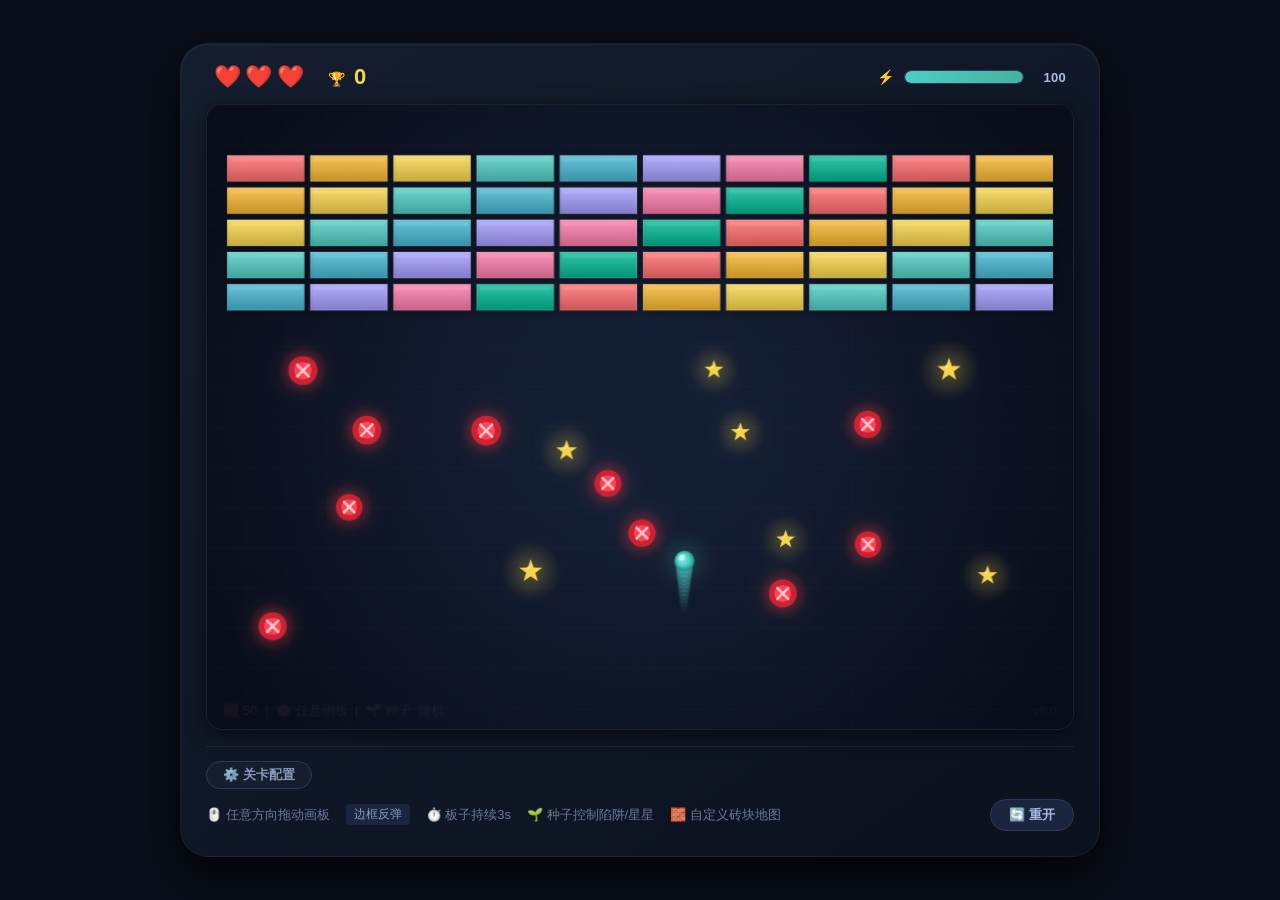
<file: dazhuankuai.html>
<!DOCTYPE html>
<html lang="zh-CN">
<head>
    <meta charset="UTF-8">
    <meta name="viewport" content="width=device-width, initial-scale=1.0">
    <title>弹球大作战 · 自定义砖块地图</title>
    <style>
        * {
            margin: 0;
            padding: 0;
            box-sizing: border-box;
            user-select: none;
        }

        body {
            background: #0a0e1a;
            display: flex;
            justify-content: center;
            align-items: center;
            min-height: 100vh;
            font-family: 'Segoe UI', Arial, sans-serif;
            padding: 20px;
        }

        .game-wrapper {
            background: linear-gradient(145deg, #151e2e, #0b111f);
            padding: 20px 25px 25px 25px;
            border-radius: 28px;
            box-shadow: 0 20px 50px rgba(0, 0, 0, 0.8), inset 0 1px 2px rgba(255, 255, 255, 0.06);
            border: 1px solid rgba(255, 255, 255, 0.04);
            max-width: 920px;
            width: 100%;
        }

        .header {
            display: flex;
            justify-content: space-between;
            align-items: center;
            padding: 0 8px 14px 8px;
            color: #c8d6e5;
            font-weight: 600;
            letter-spacing: 0.3px;
            flex-wrap: wrap;
            gap: 10px;
        }

        .header-left {
            display: flex;
            align-items: center;
            gap: 24px;
        }
        .header-right {
            display: flex;
            align-items: center;
            gap: 20px;
        }

        .lives {
            display: flex;
            gap: 4px;
            font-size: 22px;
            line-height: 1;
        }
        .lives .heart {
            transition: 0.2s;
        }
        .lives .heart.lost {
            opacity: 0.2;
            transform: scale(0.8);
        }

        .score-label {
            font-size: 14px;
            color: #8899bb;
            margin-right: 4px;
        }
        .score-value {
            font-size: 22px;
            color: #f7d44a;
            font-weight: 700;
            min-width: 50px;
            display: inline-block;
        }

        .stamina-wrap {
            display: flex;
            align-items: center;
            gap: 10px;
        }
        .stamina-label {
            font-size: 14px;
            color: #8899bb;
        }
        .stamina-bar-bg {
            width: 120px;
            height: 14px;
            background: #1a2540;
            border-radius: 20px;
            overflow: hidden;
            border: 1px solid #2a3a5a;
            position: relative;
        }
        .stamina-bar-fill {
            height: 100%;
            width: 100%;
            background: linear-gradient(90deg, #4ecdc4, #44b39d);
            border-radius: 20px;
            transition: width 0.15s ease;
            box-shadow: 0 0 12px rgba(78, 205, 196, 0.25);
        }
        .stamina-bar-fill.low {
            background: linear-gradient(90deg, #f7b731, #e8962e);
        }
        .stamina-bar-fill.critical {
            background: linear-gradient(90deg, #ff6b6b, #e74c3c);
            animation: pulse-critical 0.8s ease-in-out infinite;
        }
        @keyframes pulse-critical {
            0%,
            100% {
                opacity: 1;
            }
            50% {
                opacity: 0.5;
            }
        }
        .stamina-text {
            font-size: 13px;
            color: #aabbdd;
            min-width: 32px;
            text-align: right;
        }

        canvas {
            display: block;
            width: 100%;
            height: auto;
            aspect-ratio: 860 / 620;
            border-radius: 16px;
            background: #0d1424;
            box-shadow: inset 0 0 60px rgba(0, 0, 0, 0.6), 0 4px 20px rgba(0, 0, 0, 0.5);
            cursor: crosshair;
            border: 1px solid rgba(255, 255, 255, 0.05);
            touch-action: none;
        }

        /* ---- 配置面板 ---- */
        .config-panel {
            margin-top: 16px;
            border-top: 1px solid rgba(255, 255, 255, 0.06);
            padding-top: 14px;
        }
        .config-toggle {
            background: none;
            border: 1px solid #2a3a5a;
            color: #8899bb;
            padding: 4px 16px;
            border-radius: 20px;
            font-size: 13px;
            cursor: pointer;
            transition: 0.2s;
            font-weight: 600;
            background: #151e2e;
        }
        .config-toggle:hover {
            color: #ddeeff;
            border-color: #4a6a8a;
        }
        .config-grid {
            display: none;
            grid-template-columns: repeat(auto-fill, minmax(200px, 1fr));
            gap: 12px 20px;
            margin-top: 14px;
            background: rgba(0, 0, 0, 0.2);
            padding: 16px 18px;
            border-radius: 16px;
            border: 1px solid rgba(255, 255, 255, 0.04);
        }
        .config-grid.open {
            display: grid;
        }
        .config-item {
            display: flex;
            flex-direction: column;
            gap: 4px;
        }
        .config-item label {
            font-size: 12px;
            color: #8899bb;
            font-weight: 500;
            letter-spacing: 0.3px;
        }
        .config-item .value-display {
            font-size: 14px;
            color: #f7d44a;
            font-weight: 600;
            float: right;
        }
        .config-item input[type="range"] {
            width: 100%;
            height: 4px;
            -webkit-appearance: none;
            background: #1a2540;
            border-radius: 4px;
            outline: none;
            margin: 4px 0;
        }
        .config-item input[type="range"]::-webkit-slider-thumb {
            -webkit-appearance: none;
            width: 14px;
            height: 14px;
            background: #4ecdc4;
            border-radius: 50%;
            cursor: pointer;
            box-shadow: 0 0 10px rgba(78, 205, 196, 0.3);
        }
        .config-item input[type="number"] {
            background: #0d1424;
            border: 1px solid #2a3a5a;
            border-radius: 6px;
            color: #ddeeff;
            padding: 4px 8px;
            font-size: 13px;
            width: 80px;
        }
        .config-item textarea {
            background: #0d1424;
            border: 1px solid #2a3a5a;
            border-radius: 6px;
            color: #ddeeff;
            padding: 6px 8px;
            font-size: 13px;
            font-family: 'Courier New', monospace;
            resize: vertical;
            min-height: 80px;
            width: 100%;
            line-height: 1.4;
        }
        .config-actions {
            display: flex;
            gap: 12px;
            align-items: center;
            margin-top: 4px;
            grid-column: 1 / -1;
            flex-wrap: wrap;
        }
        .btn-apply {
            background: #4ecdc4;
            border: none;
            color: #0a0e1a;
            padding: 6px 24px;
            border-radius: 20px;
            font-weight: 700;
            font-size: 14px;
            cursor: pointer;
            transition: 0.2s;
            box-shadow: 0 0 20px rgba(78, 205, 196, 0.15);
        }
        .btn-apply:hover {
            transform: scale(1.03);
            box-shadow: 0 0 30px rgba(78, 205, 196, 0.3);
        }
        .btn-preset {
            background: #1a2540;
            border: 1px solid #2a3a5a;
            color: #aabbdd;
            padding: 4px 14px;
            border-radius: 14px;
            font-size: 12px;
            cursor: pointer;
            transition: 0.2s;
        }
        .btn-preset:hover {
            background: #2a3a5a;
            color: #fff;
        }

        .footer {
            display: flex;
            justify-content: space-between;
            align-items: center;
            padding-top: 10px;
            color: #5a6a8a;
            font-size: 13px;
            flex-wrap: wrap;
            gap: 8px;
        }
        .hint {
            display: flex;
            align-items: center;
            gap: 16px;
            color: #6a7a9a;
            flex-wrap: wrap;
        }
        .hint .key-icon {
            display: inline-block;
            background: #1a2540;
            padding: 2px 8px;
            border-radius: 4px;
            font-size: 12px;
            color: #8a9abb;
        }
        .btn-reset {
            background: #1a2540;
            border: none;
            color: #aabbdd;
            padding: 6px 18px;
            border-radius: 20px;
            font-size: 13px;
            font-weight: 600;
            cursor: pointer;
            transition: 0.2s;
            border: 1px solid #2a3a5a;
        }
        .btn-reset:hover {
            background: #2a3a5a;
            color: #ddeeff;
        }

        .overlay {
            display: none;
            position: absolute;
            top: 0;
            left: 0;
            width: 100%;
            height: 100%;
            background: rgba(0, 0, 0, 0.65);
            border-radius: 16px;
            justify-content: center;
            align-items: center;
            flex-direction: column;
            gap: 12px;
            backdrop-filter: blur(4px);
            z-index: 10;
            pointer-events: none;
        }
        .overlay.show {
            display: flex;
            pointer-events: auto;
        }
        .overlay-title {
            font-size: 44px;
            font-weight: 800;
            color: #fff;
            text-shadow: 0 4px 30px rgba(0, 0, 0, 0.6);
        }
        .overlay-title.win {
            color: #f7d44a;
        }
        .overlay-title.lose {
            color: #ff6b6b;
        }
        .overlay-sub {
            color: #aabbdd;
            font-size: 18px;
            margin-top: 4px;
        }
        .overlay-btn {
            margin-top: 12px;
            background: #f7d44a;
            border: none;
            padding: 12px 40px;
            border-radius: 40px;
            font-size: 18px;
            font-weight: 700;
            color: #0a0e1a;
            cursor: pointer;
            transition: 0.2s;
            box-shadow: 0 4px 20px rgba(247, 212, 74, 0.3);
        }
        .overlay-btn:hover {
            transform: scale(1.05);
            box-shadow: 0 6px 30px rgba(247, 212, 74, 0.5);
        }

        .canvas-wrap {
            position: relative;
            display: block;
        }

        @media (max-width: 700px) {
            .config-grid {
                grid-template-columns: 1fr 1fr;
            }
            .header {
                flex-direction: column;
                align-items: stretch;
                gap: 6px;
            }
            .header-left,
            .header-right {
                justify-content: space-between;
            }
            .stamina-bar-bg {
                width: 80px;
            }
        }
    </style>
</head>
<body>

    <div class="game-wrapper">
        <!-- 顶栏 -->
        <div class="header">
            <div class="header-left">
                <div class="lives" id="livesDisplay">
                    <span class="heart">❤️</span>
                    <span class="heart">❤️</span>
                    <span class="heart">❤️</span>
                </div>
                <div>
                    <span class="score-label">🏆</span>
                    <span class="score-value" id="scoreDisplay">0</span>
                </div>
            </div>
            <div class="header-right">
                <div class="stamina-wrap">
                    <span class="stamina-label">⚡</span>
                    <div class="stamina-bar-bg">
                        <div class="stamina-bar-fill" id="staminaFill" style="width:100%"></div>
                    </div>
                    <span class="stamina-text" id="staminaText">100</span>
                </div>
            </div>
        </div>

        <!-- 画布 -->
        <div class="canvas-wrap">
            <canvas id="gameCanvas" width="860" height="620"></canvas>
            <div class="overlay" id="overlay">
                <div class="overlay-title" id="overlayTitle">游戏结束</div>
                <div class="overlay-sub" id="overlaySub">得分: 0</div>
                <button class="overlay-btn" id="overlayBtn">🔄 再来一次</button>
            </div>
        </div>

        <!-- 配置面板 -->
        <div class="config-panel">
            <button class="config-toggle" id="configToggle">⚙️ 关卡配置</button>
            <div class="config-grid" id="configGrid">
                <!-- 行 -->
                <div class="config-item">
                    <label>砖块行数 <span class="value-display" id="valRows">5</span></label>
                    <input type="range" id="brickRows" min="2" max="8" value="5" step="1">
                </div>
                <!-- 列 -->
                <div class="config-item">
                    <label>砖块列数 <span class="value-display" id="valCols">10</span></label>
                    <input type="range" id="brickCols" min="5" max="14" value="10" step="1">
                </div>
                <!-- 速度 -->
                <div class="config-item">
                    <label>小球速度 <span class="value-display" id="valSpeed">4.2</span></label>
                    <input type="range" id="ballSpeed" min="2" max="6.5" value="4.2" step="0.1">
                </div>
                <!-- 生命 -->
                <div class="config-item">
                    <label>初始生命 <span class="value-display" id="valLives">3</span></label>
                    <input type="range" id="maxLives" min="1" max="6" value="3" step="1">
                </div>
                <!-- 陷阱 -->
                <div class="config-item">
                    <label>陷阱数量 <span class="value-display" id="valTraps">10</span></label>
                    <input type="range" id="trapCount" min="0" max="20" value="10" step="1">
                </div>
                <!-- 星星 -->
                <div class="config-item">
                    <label>星星数量 <span class="value-display" id="valStars">7</span></label>
                    <input type="range" id="starCount" min="0" max="15" value="7" step="1">
                </div>
                <!-- 板子时长 -->
                <div class="config-item">
                    <label>板子持续(帧) <span class="value-display" id="valBoardDur">180</span></label>
                    <input type="range" id="boardDuration" min="60" max="360" value="180" step="10">
                </div>
                <!-- 体力恢复 -->
                <div class="config-item">
                    <label>体力恢复/帧 <span class="value-display" id="valStamina">0.12</span></label>
                    <input type="range" id="staminaRegen" min="0.03" max="0.30" value="0.12" step="0.01">
                </div>
                <!-- 体力消耗系数 -->
                <div class="config-item">
                    <label>体力消耗系数 <span class="value-display" id="valCost">0.08</span></label>
                    <input type="range" id="staminaCost" min="0.02" max="0.20" value="0.08" step="0.005">
                </div>
                <!-- 随机种子 -->
                <div class="config-item">
                    <label>随机种子 <span class="value-display" id="valSeed">0</span></label>
                    <input type="number" id="seedInput" value="0" step="1" min="0" style="background:#0d1424;border:1px solid #2a3a5a;border-radius:6px;color:#ddeeff;padding:4px 8px;font-size:13px;width:80px;">
                    <span style="font-size:11px;color:#5a6a8a;">0=随机，非0=固定布局</span>
                </div>

                <!-- 自定义砖块地图 (新增) -->
                <div class="config-item" style="grid-column: 1 / -1;">
                    <label>✏️ 自定义砖块地图 <span style="font-size:11px;color:#5a6a8a;">（用 # 表示砖块，. 表示空格，换行分隔）</span></label>
                    <textarea id="brickMap" placeholder="例如：\n#####\n#...#\n#####"></textarea>
                    <span style="font-size:11px;color:#5a6a8a;">留空则使用上方行列数生成网格</span>
                </div>

                <div class="config-actions">
                    <button class="btn-apply" id="applyConfigBtn">✅ 应用并重启</button>
                    <span style="color:#5a6a8a; font-size:13px;">预设：</span>
                    <button class="btn-preset" data-preset="classic">经典</button>
                    <button class="btn-preset" data-preset="dense">密集</button>
                    <button class="btn-preset" data-preset="practice">练习</button>
                    <button class="btn-preset" data-preset="chaos">混乱</button>
                    <button class="btn-preset" data-preset="custom1">自定义示例</button>
                </div>
            </div>
        </div>

        <!-- 底栏 -->
        <div class="footer">
            <div class="hint">
                <span>🖱️ 任意方向拖动画板</span>
                <span class="key-icon">边框反弹</span>
                <span>⏱️ 板子持续3s</span>
                <span>🌱 种子控制陷阱/星星</span>
                <span>🧱 自定义砖块地图</span>
            </div>
            <button class="btn-reset" id="resetBtn">🔄 重开</button>
        </div>
    </div>

    <script>
        // ============================================================
        //  游戏主程序 - 支持自定义砖块地图
        // ============================================================

        const canvas = document.getElementById('gameCanvas');
        const ctx = canvas.getContext('2d');
        const W = 860,
            H = 620;

        // DOM
        const livesEl = document.getElementById('livesDisplay');
        const scoreEl = document.getElementById('scoreDisplay');
        const staminaFill = document.getElementById('staminaFill');
        const staminaText = document.getElementById('staminaText');
        const overlay = document.getElementById('overlay');
        const overlayTitle = document.getElementById('overlayTitle');
        const overlaySub = document.getElementById('overlaySub');
        const overlayBtn = document.getElementById('overlayBtn');
        const resetBtn = document.getElementById('resetBtn');

        // 配置UI
        const configToggle = document.getElementById('configToggle');
        const configGrid = document.getElementById('configGrid');
        const applyBtn = document.getElementById('applyConfigBtn');

        const inputs = {
            brickRows: document.getElementById('brickRows'),
            brickCols: document.getElementById('brickCols'),
            ballSpeed: document.getElementById('ballSpeed'),
            maxLives: document.getElementById('maxLives'),
            trapCount: document.getElementById('trapCount'),
            starCount: document.getElementById('starCount'),
            boardDuration: document.getElementById('boardDuration'),
            staminaRegen: document.getElementById('staminaRegen'),
            staminaCost: document.getElementById('staminaCost'),
            seed: document.getElementById('seedInput'),
            brickMap: document.getElementById('brickMap'),
        };
        const displays = {
            brickRows: document.getElementById('valRows'),
            brickCols: document.getElementById('valCols'),
            ballSpeed: document.getElementById('valSpeed'),
            maxLives: document.getElementById('valLives'),
            trapCount: document.getElementById('valTraps'),
            starCount: document.getElementById('valStars'),
            boardDuration: document.getElementById('valBoardDur'),
            staminaRegen: document.getElementById('valStamina'),
            staminaCost: document.getElementById('valCost'),
            seed: document.getElementById('valSeed'),
        };

        // ============================================================
        //  种子随机数生成器
        // ============================================================
        class SeededRandom {
            constructor(seed) {
                this.seed = seed || 0;
                this.seed = (this.seed >>> 0);
            }
            next() {
                this.seed = (this.seed * 9301 + 49297) % 233280;
                return this.seed / 233280;
            }
            nextRange(min, max) {
                return min + this.next() * (max - min);
            }
            nextInt(min, max) {
                return Math.floor(this.nextRange(min, max + 1));
            }
        }

        // ============================================================
        //  配置对象
        // ============================================================
        const CONFIG = {
            ballRadius: 10,
            ballSpeed: 4.2,
            maxLives: 3,
            maxStamina: 100,
            staminaRegen: 0.12,
            boardWidth: 12,
            boardDuration: 180,
            staminaCostPerPixel: 0.08,
            brickRows: 5,
            brickCols: 10,
            brickGap: 6,
            trapCount: 10,
            starCount: 7,
            starRadius: 11,
            trapRadius: 14,
            seed: 0,
            brickMap: '', // 自定义地图字符串
        };

        // ============================================================
        //  游戏状态
        // ============================================================
        let game = {};
        let rng = null;

        function initGame() {
            syncConfigFromUI();
            let seed = CONFIG.seed;
            if (seed === 0) seed = Date.now() & 0x7fffffff;
            rng = new SeededRandom(seed);

            game = {
                score: 0,
                lives: CONFIG.maxLives,
                stamina: CONFIG.maxStamina,
                maxStamina: CONFIG.maxStamina,
                state: 'playing',
                bricks: [],
                traps: [],
                stars: [],
                boards: [],
                ball: null,
                drawing: false,
                drawStartX: 0,
                drawStartY: 0,
                drawEndX: 0,
                drawEndY: 0,
                rewardEffects: [],
                speedBoost: 1,
                speedBoostTimer: 0,
                shieldActive: false,
                shieldTimer: 0,
                frame: 0,
            };

            createBricks();
            createTraps();
            createStars();
            createBall();

            overlay.classList.remove('show');
            updateLivesUI();
            updateScoreUI();
            updateStaminaUI();
        }

        // ---- 从UI同步配置 ----
        function syncConfigFromUI() {
            CONFIG.brickRows = parseInt(inputs.brickRows.value);
            CONFIG.brickCols = parseInt(inputs.brickCols.value);
            CONFIG.ballSpeed = parseFloat(inputs.ballSpeed.value);
            CONFIG.maxLives = parseInt(inputs.maxLives.value);
            CONFIG.trapCount = parseInt(inputs.trapCount.value);
            CONFIG.starCount = parseInt(inputs.starCount.value);
            CONFIG.boardDuration = parseInt(inputs.boardDuration.value);
            CONFIG.staminaRegen = parseFloat(inputs.staminaRegen.value);
            CONFIG.staminaCostPerPixel = parseFloat(inputs.staminaCost.value);
            CONFIG.seed = parseInt(inputs.seed.value) || 0;
            CONFIG.brickMap = inputs.brickMap.value;

            for (const key in displays) {
                if (displays[key] && inputs[key]) {
                    displays[key].textContent = inputs[key].value;
                }
            }
        }

        // ---- 预设 ----
        function applyPreset(name) {
            const presets = {
                classic: { rows: 5, cols: 10, speed: 4.2, lives: 3, traps: 10, stars: 7, dur: 180, regen: 0.12, cost: 0.08,
                    seed: 0, map: '' },
                dense: { rows: 7, cols: 12, speed: 4.8, lives: 4, traps: 12, stars: 5, dur: 200, regen: 0.10, cost: 0.07,
                    seed: 42, map: '' },
                practice: { rows: 3, cols: 6, speed: 3.0, lives: 5, traps: 3, stars: 10, dur: 240, regen: 0.20, cost: 0.05,
                    seed: 123, map: '' },
                chaos: { rows: 6, cols: 14, speed: 5.5, lives: 2, traps: 18, stars: 12, dur: 150, regen: 0.06, cost: 0.12,
                    seed: 999, map: '' },
                custom1: { rows: 5, cols: 10, speed: 4.2, lives: 3, traps: 8, stars: 6, dur: 180, regen: 0.12, cost: 0.08,
                    seed: 0,
                    map: '#####\n#...#\n#####\n#...#\n#####' },
            };
            const p = presets[name];
            if (!p) return;
            inputs.brickRows.value = p.rows;
            inputs.brickCols.value = p.cols;
            inputs.ballSpeed.value = p.speed;
            inputs.maxLives.value = p.lives;
            inputs.trapCount.value = p.traps;
            inputs.starCount.value = p.stars;
            inputs.boardDuration.value = p.dur;
            inputs.staminaRegen.value = p.regen;
            inputs.staminaCost.value = p.cost;
            inputs.seed.value = p.seed;
            inputs.brickMap.value = p.map;
            for (const key in displays) {
                if (displays[key] && inputs[key]) {
                    displays[key].textContent = inputs[key].value;
                }
            }
            applyConfigAndReset();
        }

        function applyConfigAndReset() {
            syncConfigFromUI();
            resetGame();
        }

        // ============================================================
        //  创建元素
        // ============================================================
        function createBricks() {
            const map = CONFIG.brickMap.trim();
            if (map) {
                // 解析自定义地图
                const lines = map.split('\n').filter(line => line.trim().length > 0);
                const rows = lines.length;
                const cols = lines.reduce((max, line) => Math.max(max, line.length), 0);
                if (rows === 0 || cols === 0) {
                    // 无效地图，退回到网格
                    createGridBricks();
                    return;
                }
                // 计算砖块大小
                const gap = CONFIG.brickGap;
                const usableWidth = W - 40;
                const brickWidth = Math.max(30, (usableWidth - (cols - 1) * gap) / cols);
                const brickHeight = Math.min(26, Math.max(14, brickWidth * 0.35));
                const totalWidth = cols * brickWidth + (cols - 1) * gap;
                const startX = (W - totalWidth) / 2;
                const startY = 50;
                const colors = ['#ff6b6b', '#f7b731', '#f7d44a', '#4ecdc4', '#45b7d1', '#a29bfe', '#fd79a8', '#00b894'];

                for (let r = 0; r < rows; r++) {
                    const line = lines[r];
                    for (let c = 0; c < cols; c++) {
                        const ch = (c < line.length) ? line[c] : ' ';
                        if (ch !== '#') continue; // 只放置 '#'
                        const x = startX + c * (brickWidth + gap);
                        const y = startY + r * (brickHeight + gap);
                        game.bricks.push({
                            x,
                            y,
                            w: brickWidth,
                            h: brickHeight,
                            state: 'intact',
                            color: colors[(r + c) % colors.length],
                            crackAngle: rng.next() * Math.PI * 2,
                        });
                    }
                }
            } else {
                createGridBricks();
            }
        }

        function createGridBricks() {
            const { brickRows, brickCols, brickGap } = CONFIG;
            const totalGap = (brickCols - 1) * brickGap;
            const usableWidth = W - 40;
            const brickWidth = Math.max(30, (usableWidth - totalGap) / brickCols);
            const brickHeight = Math.min(26, Math.max(14, brickWidth * 0.35));
            const startX = (W - (brickCols * (brickWidth + brickGap) - brickGap)) / 2;
            const startY = 50;
            const colors = ['#ff6b6b', '#f7b731', '#f7d44a', '#4ecdc4', '#45b7d1', '#a29bfe', '#fd79a8', '#00b894'];

            for (let r = 0; r < brickRows; r++) {
                for (let c = 0; c < brickCols; c++) {
                    const x = startX + c * (brickWidth + brickGap);
                    const y = startY + r * (brickHeight + brickGap);
                    game.bricks.push({
                        x,
                        y,
                        w: brickWidth,
                        h: brickHeight,
                        state: 'intact',
                        color: colors[(r + c) % colors.length],
                        crackAngle: rng.next() * Math.PI * 2,
                    });
                }
            }
        }

        function createTraps() {
            const count = CONFIG.trapCount;
            const margin = 60;
            for (let i = 0; i < count; i++) {
                let x, y, overlap;
                let attempts = 0;
                do {
                    x = margin + rng.next() * (W - 2 * margin);
                    y = 260 + rng.next() * (H - 340);
                    overlap = game.traps.some(t => Math.hypot(t.x - x, t.y - y) < 40) ||
                        game.bricks.some(b => {
                            if (b.state === 'destroyed') return false;
                            const cx = b.x + b.w / 2,
                                cy = b.y + b.h / 2;
                            return Math.hypot(x - cx, y - cy) < 40;
                        });
                    attempts++;
                } while (overlap && attempts < 50);
                game.traps.push({
                    x,
                    y,
                    r: CONFIG.trapRadius,
                    active: true,
                    pulse: rng.next() * Math.PI * 2,
                });
            }
        }

        function createStars() {
            const count = CONFIG.starCount;
            const margin = 50;
            for (let i = 0; i < count; i++) {
                let x, y, overlap;
                let attempts = 0;
                do {
                    x = margin + rng.next() * (W - 2 * margin);
                    y = 200 + rng.next() * (H - 300);
                    overlap = game.stars.some(s => Math.hypot(s.x - x, s.y - y) < 45) ||
                        game.traps.some(t => Math.hypot(t.x - x, t.y - y) < 45) ||
                        game.bricks.some(b => {
                            if (b.state === 'destroyed') return false;
                            const cx = b.x + b.w / 2,
                                cy = b.y + b.h / 2;
                            return Math.hypot(x - cx, y - cy) < 45;
                        });
                    attempts++;
                } while (overlap && attempts < 50);
                game.stars.push({
                    x,
                    y,
                    r: CONFIG.starRadius,
                    active: true,
                    twinkle: rng.next() * Math.PI * 2,
                });
            }
        }

        function createBall() {
            const r = CONFIG.ballRadius;
            const angle = -Math.PI / 2 + (rng.next() - 0.5) * 1.0;
            const speed = CONFIG.ballSpeed;
            game.ball = {
                x: W / 2 + (rng.next() - 0.5) * 120,
                y: H - 100,
                r: r,
                vx: Math.cos(angle) * speed,
                vy: Math.sin(angle) * speed,
                speed: speed,
                trail: [],
            };
        }

        // ============================================================
        //  工具函数 (保持不变)
        // ============================================================
        function clamp(v, min, max) { return Math.max(min, Math.min(max, v)); }

        function dist(x1, y1, x2, y2) {
            return Math.hypot(x2 - x1, y2 - y1);
        }

        function rectCircleCollision(rx, ry, rw, rh, cx, cy, cr) {
            const nearX = clamp(cx, rx, rx + rw);
            const nearY = clamp(cy, ry, ry + rh);
            const dx = cx - nearX;
            const dy = cy - nearY;
            return (dx * dx + dy * dy) < (cr * cr);
        }

        function pointToSegmentDist(px, py, ax, ay, bx, by) {
            const dx = bx - ax,
                dy = by - ay;
            const lenSq = dx * dx + dy * dy;
            if (lenSq === 0) {
                return { dist: dist(px, py, ax, ay), nearX: ax, nearY: ay };
            }
            let t = ((px - ax) * dx + (py - ay) * dy) / lenSq;
            t = clamp(t, 0, 1);
            const nearX = ax + t * dx;
            const nearY = ay + t * dy;
            return { dist: dist(px, py, nearX, nearY), nearX, nearY, t };
        }

        // ============================================================
        //  板子绘制交互 (保持不变)
        // ============================================================
        function getMousePos(e) {
            const rect = canvas.getBoundingClientRect();
            const scaleX = canvas.width / rect.width;
            const scaleY = canvas.height / rect.height;
            let clientX, clientY;
            if (e.touches) {
                clientX = e.touches[0].clientX;
                clientY = e.touches[0].clientY;
                e.preventDefault();
            } else {
                clientX = e.clientX;
                clientY = e.clientY;
            }
            return {
                x: (clientX - rect.left) * scaleX,
                y: (clientY - rect.top) * scaleY,
            };
        }

        function startDraw(e) {
            if (game.state !== 'playing') return;
            const pos = getMousePos(e);
            if (game.stamina < 0.8) return;
            game.drawing = true;
            game.drawStartX = clamp(pos.x, 0, W);
            game.drawStartY = clamp(pos.y, 0, H);
            game.drawEndX = game.drawStartX;
            game.drawEndY = game.drawStartY;
        }

        function moveDraw(e) {
            if (!game.drawing || game.state !== 'playing') return;
            const pos = getMousePos(e);
            game.drawEndX = clamp(pos.x, 0, W);
            game.drawEndY = clamp(pos.y, 0, H);
        }

        function endDraw(e) {
            if (!game.drawing || game.state !== 'playing') {
                game.drawing = false;
                return;
            }
            game.drawing = false;
            const x1 = game.drawStartX,
                y1 = game.drawStartY;
            const x2 = game.drawEndX,
                y2 = game.drawEndY;
            const len = dist(x1, y1, x2, y2);
            if (len < 10) return;
            const cost = len * CONFIG.staminaCostPerPixel;
            if (game.stamina < cost) return;
            game.stamina -= cost;
            game.boards.push({
                x1,
                y1,
                x2,
                y2,
                w: CONFIG.boardWidth,
                timer: CONFIG.boardDuration,
                life: 1,
            });
            updateStaminaUI();
        }

        canvas.addEventListener('mousedown', startDraw);
        canvas.addEventListener('mousemove', moveDraw);
        canvas.addEventListener('mouseup', endDraw);
        canvas.addEventListener('mouseleave', (e) => {
            if (game.drawing) endDraw(e);
        });
        canvas.addEventListener('touchstart', startDraw, { passive: false });
        canvas.addEventListener('touchmove', moveDraw, { passive: false });
        canvas.addEventListener('touchend', endDraw, { passive: false });

        // ============================================================
        //  更新逻辑 (保持不变，但砖块碰撞仍使用现有逻辑)
        // ============================================================
        function update() {
            if (game.state !== 'playing') return;
            game.frame++;

            if (game.stamina < game.maxStamina) {
                game.stamina = Math.min(game.maxStamina, game.stamina + CONFIG.staminaRegen);
                updateStaminaUI();
            }

            if (game.speedBoostTimer > 0) {
                game.speedBoostTimer--;
                if (game.speedBoostTimer === 0) game.speedBoost = 1;
            }
            if (game.shieldTimer > 0) {
                game.shieldTimer--;
                if (game.shieldTimer === 0) game.shieldActive = false;
            }

            updateBall();
            updateBoards();
            updateRewardEffects();

            const intactBricks = game.bricks.filter(b => b.state !== 'destroyed');
            if (intactBricks.length === 0 && game.state === 'playing') {
                game.state = 'win';
                showOverlay('🎉 恭喜通关！', '所有砖块已消除！', true);
            }
        }

        function updateBall() {
            const ball = game.ball;
            const r = ball.r;
            const speed = ball.speed * game.speedBoost;

            const currentSpeed = Math.hypot(ball.vx, ball.vy);
            if (currentSpeed > 0.01) {
                const ratio = speed / currentSpeed;
                ball.vx *= ratio;
                ball.vy *= ratio;
            } else {
                ball.vx = speed * (Math.random() - 0.5);
                ball.vy = -speed * 0.8;
            }

            ball.x += ball.vx;
            ball.y += ball.vy;
            ball.trail.push({ x: ball.x, y: ball.y });
            if (ball.trail.length > 14) ball.trail.shift();

            // 边框反弹
            if (ball.x - r < 0) { ball.x = r;
                ball.vx = Math.abs(ball.vx); }
            if (ball.x + r > W) { ball.x = W - r;
                ball.vx = -Math.abs(ball.vx); }
            if (ball.y - r < 0) { ball.y = r;
                ball.vy = Math.abs(ball.vy); }
            if (ball.y + r > H) { ball.y = H - r;
                ball.vy = -Math.abs(ball.vy); }

            // 砖块
            for (const brick of game.bricks) {
                if (brick.state === 'destroyed') continue;
                if (!rectCircleCollision(brick.x, brick.y, brick.w, brick.h, ball.x, ball.y, r)) continue;
                const cx = brick.x + brick.w / 2;
                const cy = brick.y + brick.h / 2;
                const dx = ball.x - cx;
                const dy = ball.y - cy;
                const overlapX = brick.w / 2 + r - Math.abs(dx);
                const overlapY = brick.h / 2 + r - Math.abs(dy);
                if (overlapX < overlapY) {
                    ball.vx = -ball.vx;
                    ball.x += (dx > 0 ? 1 : -1) * overlapX;
                } else {
                    ball.vy = -ball.vy;
                    ball.y += (dy > 0 ? 1 : -1) * overlapY;
                }
                if (brick.state === 'intact') {
                    brick.state = 'cracked';
                    game.score += 5;
                } else if (brick.state === 'cracked') {
                    brick.state = 'destroyed';
                    game.score += 15;
                    spawnParticles(brick.x + brick.w / 2, brick.y + brick.h / 2, brick.color, 12);
                }
                updateScoreUI();
                break;
            }

            // 陷阱
            for (const trap of game.traps) {
                if (!trap.active) continue;
                if (dist(ball.x, ball.y, trap.x, trap.y) < r + trap.r) {
                    trap.active = false;
                    spawnParticles(trap.x, trap.y, '#ff6b6b', 18);
                    if (game.shieldActive) {
                        game.shieldActive = false;
                        game.shieldTimer = 0;
                        showFloatingText(trap.x, trap.y - 20, '🛡️ 护盾抵挡!', '#4ecdc4');
                    } else {
                        loseLife();
                    }
                    break;
                }
            }

            // 星星
            for (const star of game.stars) {
                if (!star.active) continue;
                if (dist(ball.x, ball.y, star.x, star.y) < r + star.r) {
                    star.active = false;
                    spawnParticles(star.x, star.y, '#f7d44a', 20);
                    applyRandomReward(star.x, star.y);
                    break;
                }
            }

            // 板子
            for (const board of game.boards) {
                if (board.timer <= 0) continue;
                const { x1, y1, x2, y2, w } = board;
                const half = w / 2;
                const { dist: d, nearX, nearY } = pointToSegmentDist(ball.x, ball.y, x1, y1, x2, y2);
                if (d < r + half) {
                    const nx = ball.x - nearX;
                    const ny = ball.y - nearY;
                    const len = Math.hypot(nx, ny);
                    if (len < 0.001) continue;
                    const normX = nx / len;
                    const normY = ny / len;
                    const vn = ball.vx * normX + ball.vy * normY;
                    if (vn < 0) {
                        ball.vx -= 2 * vn * normX;
                        ball.vy -= 2 * vn * normY;
                        const overlap = (r + half) - d;
                        ball.x += normX * overlap;
                        ball.y += normY * overlap;
                        ball.vx += (Math.random() - 0.5) * 0.4;
                        ball.vy += (Math.random() - 0.5) * 0.4;
                        spawnParticles((x1 + x2) / 2, (y1 + y2) / 2, '#4ecdc4', 6);
                        board.timer = Math.min(board.timer + 20, CONFIG.boardDuration + 30);
                    }
                    break;
                }
            }

            const sp = Math.hypot(ball.vx, ball.vy);
            if (sp > 0) {
                const target = ball.speed * game.speedBoost;
                ball.vx = (ball.vx / sp) * target;
                ball.vy = (ball.vy / sp) * target;
            }
        }

        function updateBoards() {
            for (let i = game.boards.length - 1; i >= 0; i--) {
                const b = game.boards[i];
                b.timer--;
                if (b.timer <= 0) game.boards.splice(i, 1);
            }
        }

        function updateRewardEffects() {
            for (let i = game.rewardEffects.length - 1; i >= 0; i--) {
                const ef = game.rewardEffects[i];
                ef.life--;
                if (ef.isParticle) {
                    ef.x += ef.vx || 0;
                    ef.y += ef.vy || 0;
                    ef.vy = (ef.vy || 0) + 0.05;
                    ef.alpha *= 0.97;
                } else {
                    ef.y -= 0.6;
                    ef.alpha *= 0.98;
                }
                if (ef.life <= 0 || ef.alpha < 0.02) {
                    game.rewardEffects.splice(i, 1);
                }
            }
        }

        function loseLife() {
            game.lives--;
            updateLivesUI();
            spawnParticles(game.ball.x, game.ball.y, '#ff6b6b', 25);
            if (game.lives <= 0) {
                game.state = 'gameover';
                showOverlay('💀 游戏结束', `得分: ${game.score}`, false);
                return;
            }
            const angle = -Math.PI / 2 + (Math.random() - 0.5) * 0.8;
            const speed = CONFIG.ballSpeed;
            game.ball.x = W / 2 + (Math.random() - 0.5) * 100;
            game.ball.y = H - 100;
            game.ball.vx = Math.cos(angle) * speed;
            game.ball.vy = Math.sin(angle) * speed;
            game.ball.trail = [];
            game.speedBoost = 1;
            game.speedBoostTimer = 0;
            game.shieldActive = false;
            game.shieldTimer = 0;
        }

        function applyRandomReward(x, y) {
            const rewards = [
                { emoji: '❤️', label: '+1 生命', action: () => { game.lives = Math.min(CONFIG.maxLives, game.lives + 1);
                        updateLivesUI(); } },
                { emoji: '⭐', label: '+20 分', action: () => { game.score += 20;
                        updateScoreUI(); } },
                { emoji: '⚡', label: '+30 体力', action: () => { game.stamina = Math.min(game.maxStamina, game.stamina + 30);
                        updateStaminaUI(); } },
                { emoji: '🚀', label: '速度提升 5s', action: () => { game.speedBoost = 1.6;
                        game.speedBoostTimer = 300; } },
                { emoji: '🛡️', label: '护盾 5s', action: () => { game.shieldActive = true;
                        game.shieldTimer = 300; } },
            ];
            const reward = rewards[Math.floor(Math.random() * rewards.length)];
            reward.action();
            showFloatingText(x, y - 10, `${reward.emoji} ${reward.label}`, '#f7d44a');
            spawnParticles(x, y, '#f7d44a', 15);
        }

        function showFloatingText(x, y, text, color) {
            game.rewardEffects.push({ x, y, text, color, life: 80, alpha: 1, isParticle: false });
        }

        function spawnParticles(x, y, color, count) {
            for (let i = 0; i < count; i++) {
                const angle = Math.random() * Math.PI * 2;
                const speed = 1 + Math.random() * 3;
                game.rewardEffects.push({
                    x,
                    y,
                    vx: Math.cos(angle) * speed,
                    vy: Math.sin(angle) * speed - 1,
                    life: 30 + Math.random() * 30,
                    alpha: 1,
                    size: 2 + Math.random() * 4,
                    color,
                    isParticle: true,
                });
            }
        }

        // ============================================================
        //  UI 更新
        // ============================================================
        function updateLivesUI() {
            const hearts = livesEl.querySelectorAll('.heart');
            hearts.forEach((el, i) => {
                el.classList.toggle('lost', i >= game.lives);
            });
        }

        function updateScoreUI() {
            scoreEl.textContent = game.score;
        }

        function updateStaminaUI() {
            const pct = Math.max(0, (game.stamina / game.maxStamina) * 100);
            staminaFill.style.width = pct + '%';
            staminaText.textContent = Math.floor(game.stamina);
            staminaFill.classList.remove('low', 'critical');
            if (pct < 25) staminaFill.classList.add('critical');
            else if (pct < 50) staminaFill.classList.add('low');
        }

        function showOverlay(title, sub, isWin) {
            overlayTitle.textContent = title;
            overlayTitle.className = 'overlay-title ' + (isWin ? 'win' : 'lose');
            overlaySub.textContent = sub;
            overlay.classList.add('show');
        }

        // ============================================================
        //  渲染 (与之前相同)
        // ============================================================
        function render() {
            ctx.clearRect(0, 0, W, H);

            const grad = ctx.createRadialGradient(W / 2, H / 2, 100, W / 2, H / 2, 500);
            grad.addColorStop(0, '#141e33');
            grad.addColorStop(1, '#090d1a');
            ctx.fillStyle = grad;
            ctx.fillRect(0, 0, W, H);

            ctx.strokeStyle = 'rgba(255,255,255,0.02)';
            ctx.lineWidth = 1;
            for (let i = 0; i < W; i += 40) {
                ctx.beginPath();
                ctx.moveTo(i, 0);
                ctx.lineTo(i, H);
                ctx.stroke();
            }
            for (let i = 0; i < H; i += 40) {
                ctx.beginPath();
                ctx.moveTo(0, i);
                ctx.lineTo(W, i);
                ctx.stroke();
            }

            // 砖块
            for (const brick of game.bricks) {
                if (brick.state === 'destroyed') continue;
                const { x, y, w, h, state, color } = brick;
                ctx.shadowColor = 'rgba(0,0,0,0.3)';
                ctx.shadowBlur = 8;
                ctx.shadowOffsetX = 2;
                ctx.shadowOffsetY = 2;
                ctx.globalAlpha = state === 'cracked' ? 0.7 : 1;
                const grad2 = ctx.createLinearGradient(x, y, x, y + h);
                if (state === 'cracked') {
                    grad2.addColorStop(0, color);
                    grad2.addColorStop(1, darkenColor(color, 0.3));
                } else {
                    grad2.addColorStop(0, lightenColor(color, 0.2));
                    grad2.addColorStop(1, darkenColor(color, 0.2));
                }
                ctx.fillStyle = grad2;
                ctx.fillRect(x, y, w, h);
                ctx.shadowBlur = 0;
                ctx.strokeStyle = 'rgba(255,255,255,0.15)';
                ctx.lineWidth = 1;
                ctx.strokeRect(x, y, w, h);
                if (state === 'cracked') {
                    ctx.strokeStyle = 'rgba(0,0,0,0.5)';
                    ctx.lineWidth = 2;
                    const cx = x + w / 2,
                        cy = y + h / 2;
                    const angle = brick.crackAngle || 0;
                    for (let i = 0; i < 3; i++) {
                        const a = angle + i * 0.8;
                        const len = Math.min(w, h) * 0.35;
                        ctx.beginPath();
                        ctx.moveTo(cx, cy);
                        ctx.lineTo(cx + Math.cos(a) * len, cy + Math.sin(a) * len);
                        ctx.stroke();
                    }
                }
                ctx.globalAlpha = 1;
                ctx.shadowBlur = 0;
                ctx.shadowOffsetX = 0;
                ctx.shadowOffsetY = 0;
                if (state === 'intact') {
                    ctx.fillStyle = 'rgba(255,255,255,0.08)';
                    ctx.fillRect(x + 3, y + 2, w - 6, 4);
                }
            }

            // 陷阱
            for (const trap of game.traps) {
                if (!trap.active) continue;
                const { x, y, r } = trap;
                trap.pulse += 0.04;
                const glow = ctx.createRadialGradient(x, y, r * 0.5, x, y, r * 1.8);
                glow.addColorStop(0, 'rgba(255,80,80,0.15)');
                glow.addColorStop(1, 'rgba(255,80,80,0)');
                ctx.fillStyle = glow;
                ctx.beginPath();
                ctx.arc(x, y, r * 1.8, 0, Math.PI * 2);
                ctx.fill();
                const pulseSize = 1 + 0.06 * Math.sin(trap.pulse);
                ctx.shadowColor = 'rgba(255,60,60,0.5)';
                ctx.shadowBlur = 20;
                ctx.fillStyle = '#cc2233';
                ctx.beginPath();
                ctx.arc(x, y, r * pulseSize, 0, Math.PI * 2);
                ctx.fill();
                ctx.shadowBlur = 0;
                ctx.fillStyle = '#ff4455';
                ctx.beginPath();
                ctx.arc(x, y, r * 0.6 * pulseSize, 0, Math.PI * 2);
                ctx.fill();
                ctx.strokeStyle = 'rgba(255,255,255,0.7)';
                ctx.lineWidth = 2.5;
                const s = r * 0.45 * pulseSize;
                ctx.beginPath();
                ctx.moveTo(x - s, y - s);
                ctx.lineTo(x + s, y + s);
                ctx.moveTo(x + s, y - s);
                ctx.lineTo(x - s, y + s);
                ctx.stroke();
            }

            // 星星
            for (const star of game.stars) {
                if (!star.active) continue;
                const { x, y, r } = star;
                star.twinkle += 0.05;
                const scale = 1 + 0.12 * Math.sin(star.twinkle);
                const s = r * scale;
                const glow2 = ctx.createRadialGradient(x, y, 0, x, y, s * 2.5);
                glow2.addColorStop(0, 'rgba(247,212,74,0.2)');
                glow2.addColorStop(1, 'rgba(247,212,74,0)');
                ctx.fillStyle = glow2;
                ctx.beginPath();
                ctx.arc(x, y, s * 2.5, 0, Math.PI * 2);
                ctx.fill();
                ctx.shadowColor = 'rgba(247,212,74,0.6)';
                ctx.shadowBlur = 25;
                ctx.fillStyle = '#f7d44a';
                ctx.beginPath();
                const spikes = 5;
                const outer = s;
                const inner = s * 0.4;
                for (let i = 0; i < spikes * 2; i++) {
                    const radius = i % 2 === 0 ? outer : inner;
                    const angle = (i / (spikes * 2)) * Math.PI * 2 - Math.PI / 2;
                    const px = x + Math.cos(angle) * radius;
                    const py = y + Math.sin(angle) * radius;
                    i === 0 ? ctx.moveTo(px, py) : ctx.lineTo(px, py);
                }
                ctx.closePath();
                ctx.fill();
                ctx.shadowBlur = 0;
                ctx.fillStyle = 'rgba(255,255,255,0.4)';
                ctx.beginPath();
                ctx.arc(x - s * 0.2, y - s * 0.3, s * 0.15, 0, Math.PI * 2);
                ctx.fill();
            }

            // 板子
            for (const board of game.boards) {
                const alpha = Math.min(1, board.timer / 30);
                const { x1, y1, x2, y2, w } = board;
                const half = w / 2;
                const dx = x2 - x1,
                    dy = y2 - y1;
                const len = Math.hypot(dx, dy);
                if (len < 0.001) continue;
                const ux = dx / len,
                    uy = dy / len;
                const nx = -uy,
                    ny = ux;
                const corners = [
                    { x: x1 + nx * half, y: y1 + ny * half },
                    { x: x1 - nx * half, y: y1 - ny * half },
                    { x: x2 - nx * half, y: y2 - ny * half },
                    { x: x2 + nx * half, y: y2 + ny * half },
                ];
                ctx.globalAlpha = alpha;
                ctx.shadowColor = 'rgba(78,205,196,0.5)';
                ctx.shadowBlur = 18;
                const grad3 = ctx.createLinearGradient(
                    (x1 + x2) / 2 - nx * half, (y1 + y2) / 2 - ny * half,
                    (x1 + x2) / 2 + nx * half, (y1 + y2) / 2 + ny * half
                );
                grad3.addColorStop(0, '#6ee7de');
                grad3.addColorStop(0.5, '#4ecdc4');
                grad3.addColorStop(1, '#2ea89e');
                ctx.fillStyle = grad3;
                ctx.beginPath();
                ctx.moveTo(corners[0].x, corners[0].y);
                for (let i = 1; i < 4; i++) ctx.lineTo(corners[i].x, corners[i].y);
                ctx.closePath();
                ctx.fill();
                ctx.shadowBlur = 0;
                ctx.fillStyle = 'rgba(255,255,255,0.25)';
                const midX = (x1 + x2) / 2,
                    midY = (y1 + y2) / 2;
                const hLen = len * 0.5;
                const offset = half * 0.3;
                ctx.beginPath();
                ctx.moveTo(midX - ux * hLen + nx * offset, midY - uy * hLen + ny * offset);
                ctx.lineTo(midX + ux * hLen + nx * offset, midY + uy * hLen + ny * offset);
                ctx.lineWidth = 3;
                ctx.strokeStyle = 'rgba(255,255,255,0.2)';
                ctx.stroke();
                ctx.strokeStyle = 'rgba(255,255,255,0.15)';
                ctx.lineWidth = 1;
                ctx.beginPath();
                ctx.moveTo(corners[0].x, corners[0].y);
                for (let i = 1; i < 4; i++) ctx.lineTo(corners[i].x, corners[i].y);
                ctx.closePath();
                ctx.stroke();
                ctx.globalAlpha = 1;
                ctx.shadowBlur = 0;
                const pct = board.timer / CONFIG.boardDuration;
                const barLen = len * 0.8;
                const startX = midX - ux * barLen * 0.5 + nx * (half + 4);
                const startY = midY - uy * barLen * 0.5 + ny * (half + 4);
                ctx.fillStyle = 'rgba(255,255,255,0.1)';
                ctx.beginPath();
                ctx.moveTo(startX, startY);
                ctx.lineTo(startX + ux * barLen, startY + uy * barLen);
                ctx.lineWidth = 3;
                ctx.stroke();
                ctx.strokeStyle = `rgba(78,205,196,${0.5 + 0.5 * pct})`;
                ctx.beginPath();
                ctx.moveTo(startX, startY);
                ctx.lineTo(startX + ux * barLen * pct, startY + uy * barLen * pct);
                ctx.stroke();
            }

            // 小球
            const ball = game.ball;
            for (let i = 0; i < ball.trail.length; i++) {
                const t = ball.trail[i];
                const alpha2 = (i / ball.trail.length) * 0.35;
                const radius = ball.r * (0.3 + 0.7 * (i / ball.trail.length));
                ctx.globalAlpha = alpha2;
                ctx.fillStyle = '#4ecdc4';
                ctx.beginPath();
                ctx.arc(t.x, t.y, radius, 0, Math.PI * 2);
                ctx.fill();
            }
            ctx.globalAlpha = 1;
            const grad4 = ctx.createRadialGradient(
                ball.x - ball.r * 0.3, ball.y - ball.r * 0.3, ball.r * 0.1,
                ball.x, ball.y, ball.r
            );
            grad4.addColorStop(0, '#8cf0e8');
            grad4.addColorStop(0.6, '#4ecdc4');
            grad4.addColorStop(1, '#1a8a82');
            ctx.shadowColor = 'rgba(78,205,196,0.6)';
            ctx.shadowBlur = 25;
            ctx.fillStyle = grad4;
            ctx.beginPath();
            ctx.arc(ball.x, ball.y, ball.r, 0, Math.PI * 2);
            ctx.fill();
            ctx.shadowBlur = 0;
            ctx.fillStyle = 'rgba(255,255,255,0.5)';
            ctx.beginPath();
            ctx.arc(ball.x - ball.r * 0.25, ball.y - ball.r * 0.3, ball.r * 0.3, 0, Math.PI * 2);
            ctx.fill();
            ctx.fillStyle = 'rgba(255,255,255,0.2)';
            ctx.beginPath();
            ctx.arc(ball.x - ball.r * 0.1, ball.y - ball.r * 0.5, ball.r * 0.15, 0, Math.PI * 2);
            ctx.fill();

            if (game.shieldActive) {
                ctx.strokeStyle = `rgba(78,205,196,${0.4 + 0.3 * Math.sin(game.frame * 0.1)})`;
                ctx.lineWidth = 3;
                ctx.shadowColor = 'rgba(78,205,196,0.5)';
                ctx.shadowBlur = 30;
                ctx.beginPath();
                ctx.arc(ball.x, ball.y, ball.r + 10, 0, Math.PI * 2);
                ctx.stroke();
                ctx.shadowBlur = 0;
            }
            if (game.speedBoost > 1 && game.speedBoostTimer > 0) {
                ctx.fillStyle = 'rgba(247,212,74,0.15)';
                ctx.beginPath();
                ctx.arc(ball.x, ball.y, ball.r + 16, 0, Math.PI * 2);
                ctx.fill();
                ctx.fillStyle = '#f7d44a';
                ctx.font = '12px sans-serif';
                ctx.textAlign = 'center';
                ctx.fillText('⚡', ball.x, ball.y - ball.r - 18);
            }

            // 特效
            for (const ef of game.rewardEffects) {
                ctx.globalAlpha = ef.alpha || 1;
                if (ef.isParticle) {
                    ctx.fillStyle = ef.color || '#f7d44a';
                    ctx.shadowColor = 'rgba(255,255,255,0.1)';
                    ctx.shadowBlur = 8;
                    const size = ef.size || 3;
                    ctx.beginPath();
                    ctx.arc(ef.x, ef.y, size * (ef.alpha || 1), 0, Math.PI * 2);
                    ctx.fill();
                    ctx.shadowBlur = 0;
                } else {
                    ctx.shadowColor = 'rgba(0,0,0,0.6)';
                    ctx.shadowBlur = 12;
                    ctx.font = 'bold 20px sans-serif';
                    ctx.textAlign = 'center';
                    ctx.fillStyle = ef.color || '#f7d44a';
                    ctx.fillText(ef.text, ef.x, ef.y);
                    ctx.shadowBlur = 0;
                }
                ctx.globalAlpha = 1;
            }

            // 预览
            if (game.drawing) {
                const x1 = game.drawStartX,
                    y1 = game.drawStartY;
                const x2 = game.drawEndX,
                    y2 = game.drawEndY;
                const len = dist(x1, y1, x2, y2);
                const cost = len * CONFIG.staminaCostPerPixel;
                const canAfford = game.stamina >= cost && len > 10;
                ctx.globalAlpha = 0.5;
                ctx.shadowColor = 'rgba(78,205,196,0.3)';
                ctx.shadowBlur = 15;
                const previewColor = canAfford ? 'rgba(78,205,196,0.5)' : 'rgba(255,80,80,0.5)';
                const half = CONFIG.boardWidth / 2;
                const dx = x2 - x1,
                    dy = y2 - y1;
                const len2 = Math.hypot(dx, dy);
                if (len2 > 1) {
                    const ux = dx / len2,
                        uy = dy / len2;
                    const nx = -uy,
                        ny = ux;
                    const corners = [
                        { x: x1 + nx * half, y: y1 + ny * half },
                        { x: x1 - nx * half, y: y1 - ny * half },
                        { x: x2 - nx * half, y: y2 - ny * half },
                        { x: x2 + nx * half, y: y2 + ny * half },
                    ];
                    ctx.fillStyle = previewColor;
                    ctx.beginPath();
                    ctx.moveTo(corners[0].x, corners[0].y);
                    for (let i = 1; i < 4; i++) ctx.lineTo(corners[i].x, corners[i].y);
                    ctx.closePath();
                    ctx.fill();
                    if (len > 10) {
                        ctx.shadowBlur = 0;
                        ctx.globalAlpha = 0.7;
                        ctx.fillStyle = canAfford ? '#4ecdc4' : '#ff6b6b';
                        ctx.font = '12px sans-serif';
                        ctx.textAlign = 'center';
                        const label = canAfford ? `⚡ ${Math.floor(cost)}` : '❌ 体力不足';
                        const midX = (x1 + x2) / 2,
                            midY = (y1 + y2) / 2;
                        ctx.fillText(label, midX, midY - half - 8);
                    }
                }
                ctx.globalAlpha = 1;
                ctx.shadowBlur = 0;
            }

            if (game.state === 'playing') {
                const intact = game.bricks.filter(b => b.state !== 'destroyed').length;
                ctx.fillStyle = 'rgba(255,255,255,0.06)';
                ctx.font = '13px sans-serif';
                ctx.textAlign = 'left';
                ctx.fillText(`🧱 ${intact}  |  🎯 任意画板  |  🌱 种子: ${CONFIG.seed || '随机'}`, 16, H - 14);
                ctx.textAlign = 'right';
                ctx.fillStyle = 'rgba(255,255,255,0.04)';
                ctx.fillText(`v6.0`, W - 16, H - 14);
            }
        }

        // ============================================================
        //  颜色工具
        // ============================================================
        function lightenColor(color, amount) {
            const c = hexToRgb(color);
            const r = Math.min(255, c.r + (255 - c.r) * amount);
            const g = Math.min(255, c.g + (255 - c.g) * amount);
            const b = Math.min(255, c.b + (255 - c.b) * amount);
            return `rgb(${Math.round(r)},${Math.round(g)},${Math.round(b)})`;
        }

        function darkenColor(color, amount) {
            const c = hexToRgb(color);
            const r = c.r * (1 - amount);
            const g = c.g * (1 - amount);
            const b = c.b * (1 - amount);
            return `rgb(${Math.round(r)},${Math.round(g)},${Math.round(b)})`;
        }

        function hexToRgb(hex) {
            const result = /^#?([a-f\d]{2})([a-f\d]{2})([a-f\d]{2})$/i.exec(hex);
            return result ? {
                r: parseInt(result[1], 16),
                g: parseInt(result[2], 16),
                b: parseInt(result[3], 16)
            } : { r: 255, g: 255, b: 255 };
        }

        // ============================================================
        //  游戏循环 & 重置
        // ============================================================
        function gameLoop() {
            update();
            render();
            requestAnimationFrame(gameLoop);
        }

        function resetGame() {
            syncConfigFromUI();
            initGame();
            overlay.classList.remove('show');
        }

        resetBtn.addEventListener('click', resetGame);
        overlayBtn.addEventListener('click', resetGame);

        document.addEventListener('keydown', (e) => {
            if (e.key === 'r' || e.key === 'R') resetGame();
        });

        // ---- 配置面板事件 ----
        configToggle.addEventListener('click', () => {
            configGrid.classList.toggle('open');
        });

        // 滑块实时更新显示值
        for (const key in inputs) {
            if (inputs[key] && inputs[key].type === 'range') {
                inputs[key].addEventListener('input', () => {
                    if (displays[key]) {
                        displays[key].textContent = inputs[key].value;
                    }
                });
            }
        }
        inputs.seed.addEventListener('input', () => {
            displays.seed.textContent = inputs.seed.value;
        });

        applyBtn.addEventListener('click', applyConfigAndReset);

        document.querySelectorAll('.btn-preset').forEach(btn => {
            btn.addEventListener('click', () => {
                applyPreset(btn.dataset.preset);
            });
        });

        // ============================================================
        //  启动
        // ============================================================
        initGame();
        gameLoop();

        console.log('🎮 弹球大作战 v6.0 - 自定义砖块地图');
        console.log('✏️ 在配置面板的「自定义砖块地图」中用 # 和 . 自由设计砖墙');
        console.log('🌱 种子控制陷阱和星星的位置');
        console.log('📦 预设「自定义示例」展示了一个镂空图案');
        console.log('⌨️ 按 R 键快速重启');
    </script>
</body>
</html>
</file>
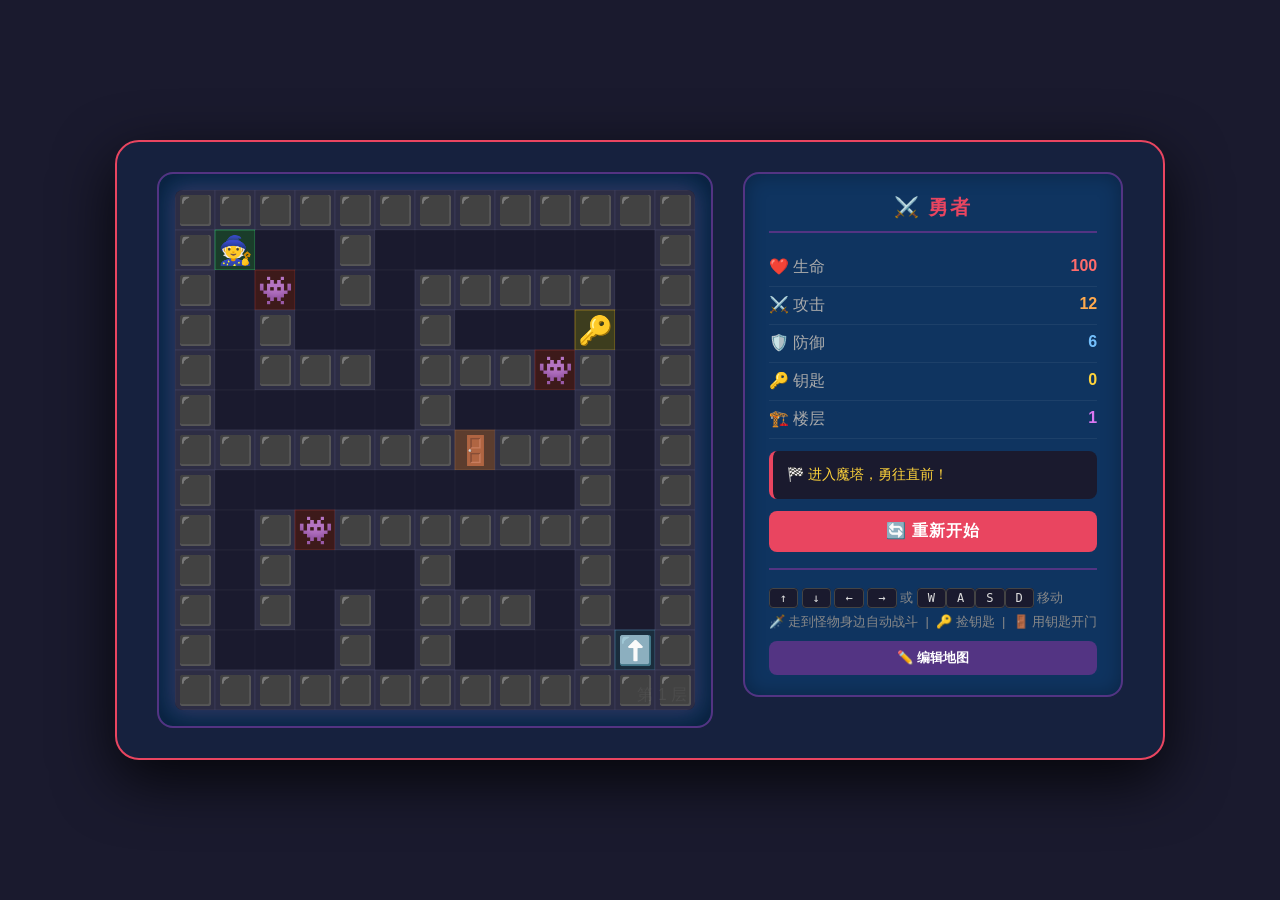
<file: mota.html>
<!DOCTYPE html>
<html lang="zh-CN">
<head>
    <meta charset="UTF-8">
    <meta name="viewport" content="width=device-width, initial-scale=1.0">
    <title>🏰 魔塔小游戏 - 含地图编辑器</title>
    <style>
        * {
            margin: 0;
            padding: 0;
            box-sizing: border-box;
        }
        body {
            background: #1a1a2e;
            display: flex;
            justify-content: center;
            align-items: center;
            min-height: 100vh;
            font-family: 'Segoe UI', 'Microsoft YaHei', sans-serif;
            user-select: none;
        }
        .game-wrapper {
            background: #16213e;
            border-radius: 24px;
            padding: 30px 40px;
            box-shadow: 0 20px 60px rgba(0, 0, 0, 0.8);
            border: 2px solid #e94560;
        }
        .game-container {
            display: flex;
            gap: 30px;
            align-items: flex-start;
            flex-wrap: wrap;
            justify-content: center;
        }
        .map-area {
            background: #0f3460;
            border-radius: 16px;
            padding: 16px;
            box-shadow: inset 0 0 30px rgba(0, 0, 0, 0.5);
            border: 2px solid #533483;
        }
        canvas {
            display: block;
            margin: 0 auto;
            border-radius: 8px;
            background: #1a1a2e;
            box-shadow: 0 0 20px rgba(233, 69, 96, 0.2);
            image-rendering: pixelated;
            width: 520px;
            height: 520px;
        }
        .side-panel {
            background: #0f3460;
            border-radius: 16px;
            padding: 20px 24px;
            min-width: 180px;
            border: 2px solid #533483;
            box-shadow: inset 0 0 20px rgba(0, 0, 0, 0.3);
            color: #eee;
        }
        .side-panel h2 {
            text-align: center;
            color: #e94560;
            font-size: 20px;
            margin-bottom: 16px;
            letter-spacing: 2px;
            border-bottom: 2px solid #533483;
            padding-bottom: 10px;
        }
        .stat-item {
            display: flex;
            justify-content: space-between;
            padding: 8px 0;
            border-bottom: 1px solid rgba(255, 255, 255, 0.06);
            font-size: 16px;
        }
        .stat-item .label {
            color: #aaa;
        }
        .stat-item .value {
            font-weight: bold;
            color: #fff;
        }
        .stat-item .value.hp {
            color: #ff6b6b;
        }
        .stat-item .value.atk {
            color: #ffa94d;
        }
        .stat-item .value.def {
            color: #74c0fc;
        }
        .stat-item .value.keys {
            color: #ffd43b;
        }
        .stat-item .value.floor {
            color: #da77f2;
        }
        .controls-info {
            margin-top: 16px;
            padding-top: 16px;
            border-top: 2px solid #533483;
            font-size: 13px;
            color: #888;
            line-height: 1.8;
        }
        .controls-info kbd {
            background: #1a1a2e;
            padding: 2px 10px;
            border-radius: 4px;
            color: #ddd;
            border: 1px solid #444;
            font-size: 12px;
        }
        .status-msg {
            margin-top: 12px;
            padding: 10px 14px;
            border-radius: 8px;
            background: #1a1a2e;
            min-height: 48px;
            font-size: 14px;
            color: #ffd43b;
            border-left: 4px solid #e94560;
            display: flex;
            align-items: center;
            word-break: break-word;
        }
        .btn-reset {
            margin-top: 12px;
            width: 100%;
            padding: 10px;
            background: #e94560;
            border: none;
            border-radius: 8px;
            color: #fff;
            font-size: 16px;
            font-weight: bold;
            cursor: pointer;
            transition: all 0.3s;
            letter-spacing: 1px;
        }
        .btn-reset:hover {
            background: #c73652;
            transform: scale(1.02);
            box-shadow: 0 4px 20px rgba(233, 69, 96, 0.4);
        }
        .btn-reset:active {
            transform: scale(0.98);
        }
        /* 战斗弹窗 */
        .battle-overlay {
            position: fixed;
            top: 0;
            left: 0;
            width: 100%;
            height: 100%;
            background: rgba(0, 0, 0, 0.7);
            backdrop-filter: blur(4px);
            display: none;
            justify-content: center;
            align-items: center;
            z-index: 1000;
            animation: fadeIn 0.3s;
        }
        .battle-overlay.active {
            display: flex;
        }
        .battle-box {
            background: #16213e;
            border-radius: 20px;
            padding: 30px 40px;
            max-width: 420px;
            width: 90%;
            border: 2px solid #e94560;
            box-shadow: 0 30px 80px rgba(0, 0, 0, 0.9);
            animation: scaleIn 0.3s;
            color: #eee;
        }
        .battle-box h2 {
            text-align: center;
            color: #e94560;
            font-size: 24px;
            margin-bottom: 16px;
        }
        .battle-box .monster-name {
            text-align: center;
            font-size: 20px;
            color: #ffa94d;
            margin-bottom: 8px;
        }
        .battle-box .battle-info {
            display: flex;
            justify-content: space-between;
            padding: 8px 0;
            font-size: 15px;
            border-bottom: 1px solid rgba(255, 255, 255, 0.06);
        }
        .battle-box .battle-info .label {
            color: #aaa;
        }
        .battle-box .battle-info .value {
            font-weight: bold;
        }
        .battle-box .battle-hp-bar {
            margin: 12px 0;
            height: 8px;
            background: #2d2d44;
            border-radius: 4px;
            overflow: hidden;
        }
        .battle-box .battle-hp-bar .fill {
            height: 100%;
            background: linear-gradient(90deg, #e94560, #ff6b6b);
            border-radius: 4px;
            transition: width 0.5s;
        }
        .battle-box .battle-hp-bar .fill.monster {
            background: linear-gradient(90deg, #ff6b6b, #ffa94d);
        }
        .battle-box .btn-battle {
            margin-top: 16px;
            width: 100%;
            padding: 12px;
            background: #e94560;
            border: none;
            border-radius: 8px;
            color: #fff;
            font-size: 18px;
            font-weight: bold;
            cursor: pointer;
            transition: all 0.3s;
        }
        .battle-box .btn-battle:hover {
            background: #c73652;
            transform: scale(1.02);
        }
        .battle-box .btn-battle:disabled {
            opacity: 0.5;
            cursor: not-allowed;
            transform: none;
        }
        .battle-box .battle-log {
            margin-top: 12px;
            padding: 10px;
            background: #0f1a2e;
            border-radius: 8px;
            max-height: 80px;
            overflow-y: auto;
            font-size: 14px;
            color: #ffd43b;
            border: 1px solid #2d2d44;
            line-height: 1.6;
        }
        @keyframes fadeIn {
            from {
                opacity: 0;
            }
            to {
                opacity: 1;
            }
        }
        @keyframes scaleIn {
            from {
                transform: scale(0.8);
                opacity: 0;
            }
            to {
                transform: scale(1);
                opacity: 1;
            }
        }
        /* 胜利/失败弹窗 */
        .game-overlay {
            position: fixed;
            top: 0;
            left: 0;
            width: 100%;
            height: 100%;
            background: rgba(0, 0, 0, 0.75);
            backdrop-filter: blur(6px);
            display: none;
            justify-content: center;
            align-items: center;
            z-index: 2000;
            animation: fadeIn 0.4s;
        }
        .game-overlay.active {
            display: flex;
        }
        .game-over-box {
            background: #16213e;
            border-radius: 24px;
            padding: 40px 50px;
            max-width: 480px;
            width: 90%;
            text-align: center;
            border: 3px solid #e94560;
            box-shadow: 0 30px 80px rgba(0, 0, 0, 0.9);
            animation: scaleIn 0.4s;
        }
        .game-over-box .icon {
            font-size: 64px;
            margin-bottom: 12px;
        }
        .game-over-box h2 {
            font-size: 32px;
            margin-bottom: 8px;
        }
        .game-over-box .sub {
            color: #aaa;
            font-size: 16px;
            margin-bottom: 20px;
        }
        .game-over-box .btn-restart {
            padding: 12px 40px;
            background: #e94560;
            border: none;
            border-radius: 10px;
            color: #fff;
            font-size: 18px;
            font-weight: bold;
            cursor: pointer;
            transition: all 0.3s;
        }
        .game-over-box .btn-restart:hover {
            background: #c73652;
            transform: scale(1.05);
            box-shadow: 0 4px 30px rgba(233, 69, 96, 0.4);
        }
        .game-over-box.win {
            border-color: #ffd43b;
        }
        .game-over-box.win h2 {
            color: #ffd43b;
        }
        .game-over-box.lose {
            border-color: #e94560;
        }
        .game-over-box.lose h2 {
            color: #e94560;
        }
        /* 地图编辑器面板 */
        #editorPanel {
            display: none;
            position: fixed;
            top: 50%;
            left: 50%;
            transform: translate(-50%, -50%);
            background: #16213e;
            border: 2px solid #e94560;
            border-radius: 16px;
            padding: 20px;
            z-index: 3000;
            width: 90%;
            max-width: 600px;
            box-shadow: 0 20px 60px rgba(0, 0, 0, 0.9);
            color: #eee;
        }
        #editorPanel h3 {
            margin-top: 0;
            color: #eee;
        }
        #editorPanel .editor-hint {
            color: #aaa;
            font-size: 14px;
            margin-bottom: 10px;
        }
        #editorPanel .editor-hint kbd {
            background: #1a1a2e;
            padding: 2px 8px;
            border-radius: 4px;
            border: 1px solid #555;
            color: #ddd;
        }
        #editorPanel textarea {
            width: 100%;
            font-family: monospace;
            font-size: 16px;
            background: #0f1a2e;
            color: #eee;
            border: 1px solid #533483;
            border-radius: 8px;
            padding: 8px;
            resize: vertical;
            line-height: 1.4;
            height: 260px;
        }
        #editorPanel .editor-actions {
            margin-top: 12px;
            display: flex;
            gap: 10px;
            justify-content: flex-end;
        }
        #editorPanel .editor-actions button {
            padding: 8px 20px;
            border: none;
            border-radius: 8px;
            color: #fff;
            font-weight: bold;
            cursor: pointer;
            transition: all 0.2s;
        }
        #editorPanel .editor-actions .apply-btn {
            background: #e94560;
        }
        #editorPanel .editor-actions .apply-btn:hover {
            background: #c73652;
        }
        #editorPanel .editor-actions .cancel-btn {
            background: #444;
        }
        #editorPanel .editor-actions .cancel-btn:hover {
            background: #555;
        }
        @media (max-width: 820px) {
            .game-wrapper {
                padding: 16px;
            }
            .game-container {
                flex-direction: column;
                align-items: center;
            }
            canvas {
                width: 390px;
                height: 390px;
            }
            .side-panel {
                width: 100%;
                max-width: 420px;
            }
        }
        @media (max-width: 480px) {
            canvas {
                width: 290px;
                height: 290px;
            }
            .game-wrapper {
                padding: 10px;
            }
            .side-panel {
                padding: 14px 16px;
            }
            .stat-item {
                font-size: 14px;
            }
            #editorPanel textarea {
                font-size: 14px;
                height: 200px;
            }
        }
    </style>
</head>
<body>

    <!-- 主游戏界面 -->
    <div class="game-wrapper">
        <div class="game-container">
            <div class="map-area">
                <canvas id="gameCanvas" width="520" height="520"></canvas>
            </div>
            <div class="side-panel" id="sidePanel">
                <h2>⚔️ 勇者</h2>
                <div class="stat-item">
                    <span class="label">❤️ 生命</span>
                    <span class="value hp" id="hpDisplay">100</span>
                </div>
                <div class="stat-item">
                    <span class="label">⚔️ 攻击</span>
                    <span class="value atk" id="atkDisplay">12</span>
                </div>
                <div class="stat-item">
                    <span class="label">🛡️ 防御</span>
                    <span class="value def" id="defDisplay">6</span>
                </div>
                <div class="stat-item">
                    <span class="label">🔑 钥匙</span>
                    <span class="value keys" id="keysDisplay">0</span>
                </div>
                <div class="stat-item">
                    <span class="label">🏗️ 楼层</span>
                    <span class="value floor" id="floorDisplay">1</span>
                </div>
                <div class="status-msg" id="statusMsg">🏁 进入魔塔，勇往直前！</div>
                <button class="btn-reset" id="resetBtn">🔄 重新开始</button>
                <div class="controls-info">
                    <kbd>↑</kbd> <kbd>↓</kbd> <kbd>←</kbd> <kbd>→</kbd> 或 <kbd>W</kbd><kbd>A</kbd><kbd>S</kbd><kbd>D</kbd> 移动<br>
                    🗡️ 走到怪物身边自动战斗 &nbsp;|&nbsp; 🔑 捡钥匙 &nbsp;|&nbsp; 🚪 用钥匙开门
                </div>
            </div>
        </div>
    </div>

    <!-- 战斗弹窗 -->
    <div class="battle-overlay" id="battleOverlay">
        <div class="battle-box">
            <h2>⚔️ 战斗！</h2>
            <div class="monster-name" id="battleMonsterName">👹 怪物</div>
            <div class="battle-info">
                <span class="label">❤️ 怪物 HP</span>
                <span class="value" id="battleMonsterHp">30</span>
            </div>
            <div class="battle-hp-bar">
                <div class="fill monster" id="battleMonsterHpBar" style="width:100%"></div>
            </div>
            <div class="battle-info">
                <span class="label">❤️ 你的 HP</span>
                <span class="value" id="battlePlayerHp">100</span>
            </div>
            <div class="battle-hp-bar">
                <div class="fill" id="battlePlayerHpBar" style="width:100%"></div>
            </div>
            <button class="btn-battle" id="battleBtn">⚡ 攻击！</button>
            <div class="battle-log" id="battleLog">⚔️ 战斗开始！</div>
        </div>
    </div>

    <!-- 胜利/失败弹窗 -->
    <div class="game-overlay" id="gameOverlay">
        <div class="game-over-box" id="gameOverBox">
            <div class="icon" id="gameOverIcon">🎉</div>
            <h2 id="gameOverTitle">胜利！</h2>
            <div class="sub" id="gameOverSub">你击败了Boss，拯救了王国！</div>
            <button class="btn-restart" id="gameOverBtn">🔄 再来一次</button>
        </div>
    </div>

    <!-- 地图编辑器面板 -->
    <div id="editorPanel">
        <h3>🗺️ 编辑当前层地图</h3>
        <div class="editor-hint">
            使用符号：<kbd>#</kbd> 墙，<kbd>空格</kbd> 空地，<kbd>D</kbd> 门，<kbd>K</kbd> 钥匙，
            <kbd>M</kbd> 怪物，<kbd>S</kbd> 楼梯，<kbd>P</kbd> 玩家，<kbd>B</kbd> Boss
        </div>
        <textarea id="mapEditorText" rows="13" cols="13"></textarea>
        <div class="editor-actions">
            <button class="cancel-btn" id="editorCancelBtn">取消</button>
            <button class="apply-btn" id="editorApplyBtn">✅ 应用</button>
        </div>
    </div>

    <script>
        // ============================================================
        //  魔塔小游戏 - 完整游戏逻辑 + 内置地图编辑器
        //  地图 13x13，三层楼，包含门、怪物、钥匙、Boss
        // ============================================================

        // ---------- 常量 ----------
        const SIZE = 13;
        const CELL_SIZE = 40; // 像素

        const T = {
            EMPTY: 0,
            WALL: 1,
            DOOR: 2,
            KEY: 3,
            MONSTER: 4,
            STAIR: 5,
            PLAYER: 6,
            BOSS: 7,
            DOOR_OPEN: 8,
        };

        // ---------- 怪物模板 ----------
        const MONSTER_TEMPLATES = {
            slime: { name: '💚 史莱姆', hp: 18, atk: 8, def: 2, exp: 10 },
            bat: { name: '🦇 蝙蝠', hp: 14, atk: 10, def: 1, exp: 12 },
            skeleton: { name: '💀 骷髅兵', hp: 28, atk: 14, def: 4, exp: 18 },
            goblin: { name: '👺 哥布林', hp: 22, atk: 12, def: 3, exp: 15 },
            orc: { name: '👹 兽人', hp: 35, atk: 16, def: 5, exp: 22 },
            boss: { name: '👑 暗影魔王', hp: 80, atk: 22, def: 10, exp: 100 },
        };

        // ============================================================
        //  Game 类
        // ============================================================
        class Game {
            constructor() {
                this.maps = [];
                this.currentFloor = 0;
                this.player = {
                    x: 0,
                    y: 0,
                    hp: 100,
                    maxHp: 100,
                    atk: 12,
                    def: 6,
                    keys: 0,
                    floor: 1,
                };
                this.monsters = [];
                this.bossData = null;
                this.gameOver = false;
                this.won = false;
                this.battleActive = false;
                this.battleMonster = null;

                this.initMaps();
                this.initPlayerPosition();
                this.initMonsters();
                this.render();
                this.updateUI();
            }

            // ---------- 初始化地图 (使用字符画方式) ----------
            initMaps() {
                // 定义三层字符地图 (每行必须恰好13个字符)
                const MAP_1_STR = [
                    "#############",
                    "#   #       #",
                    "# # # ##### #",
                    "# #   #   # #",
                    "# ### ### # #",
                    "#     #   # #",
                    "####### ### #",
                    "#         # #",
                    "# ######### #",
                    "# #   #   # #",
                    "# # # ### # #",
                    "#   # #   # #",
                    "#############"
                ];
                const MAP_2_STR = [
                    "#############",
                    "#   #       #",
                    "# # # ##### #",
                    "# #   #   # #",
                    "# ### ### # #",
                    "#     #   # #",
                    "####### ### #",
                    "#         # #",
                    "# ######### #",
                    "# #   #   # #",
                    "# # # ### # #",
                    "#   # #   # #",
                    "#############"
                ];
                const MAP_3_STR = [
                    "#############",
                    "#   #       #",
                    "# # # ##### #",
                    "# #   #   # #",
                    "# ### ### # #",
                    "#     #   # #",
                    "####### ### #",
                    "#         # #",
                    "# ######### #",
                    "# #   #   # #",
                    "# # # ### # #",
                    "#   # #   # #",
                    "#############"
                ];

                // 解析字符地图为数字数组
                const m1 = this.parseStringMap(MAP_1_STR);
                const m2 = this.parseStringMap(MAP_2_STR);
                const m3 = this.parseStringMap(MAP_3_STR);

                // 放置各层元素 (覆盖)
                // 第一层
                m1[1][1] = T.PLAYER;
                m1[3][10] = T.KEY;
                m1[6][7] = T.DOOR;
                m1[2][2] = T.MONSTER;
                m1[8][3] = T.MONSTER;
                m1[4][9] = T.MONSTER;
                m1[11][11] = T.STAIR;

                // 第二层
                m2[11][11] = T.PLAYER;
                m2[2][2] = T.KEY;
                m2[9][10] = T.KEY;
                m2[6][7] = T.DOOR;
                m2[4][3] = T.DOOR;
                m2[3][5] = T.MONSTER;
                m2[5][9] = T.MONSTER;
                m2[8][2] = T.MONSTER;
                m2[10][4] = T.MONSTER;
                m2[2][10] = T.MONSTER;
                m2[1][1] = T.STAIR;

                // 第三层
                m3[11][1] = T.PLAYER;
                m3[2][10] = T.KEY;
                m3[6][7] = T.DOOR;
                m3[6][6] = T.BOSS;
                m3[4][5] = T.MONSTER;
                m3[8][8] = T.MONSTER;

                this.maps = [m1, m2, m3];
            }

            // 辅助：将字符数组解析为数字地图
            parseStringMap(lines) {
                const map = [];
                for (let y = 0; y < lines.length; y++) {
                    const row = [];
                    const line = lines[y];
                    for (let x = 0; x < line.length; x++) {
                        const ch = line[x];
                        if (ch === '#') row.push(T.WALL);
                        else if (ch === 'D') row.push(T.DOOR);
                        else if (ch === 'K') row.push(T.KEY);
                        else if (ch === 'M') row.push(T.MONSTER);
                        else if (ch === 'S') row.push(T.STAIR);
                        else if (ch === 'P') row.push(T.PLAYER);
                        else if (ch === 'B') row.push(T.BOSS);
                        else row.push(T.EMPTY);
                    }
                    while (row.length < 13) row.push(T.WALL);
                    map.push(row);
                }
                return map;
            }

            // 将当前层地图转为字符画字符串 (用于编辑器)
            mapToString(floor) {
                const map = this.maps[floor];
                let str = '';
                for (let y = 0; y < SIZE; y++) {
                    let line = '';
                    for (let x = 0; x < SIZE; x++) {
                        const val = map[y][x];
                        let ch = ' ';
                        if (val === T.WALL) ch = '#';
                        else if (val === T.DOOR) ch = 'D';
                        else if (val === T.KEY) ch = 'K';
                        else if (val === T.MONSTER) ch = 'M';
                        else if (val === T.STAIR) ch = 'S';
                        else if (val === T.PLAYER) ch = 'P';
                        else if (val === T.BOSS) ch = 'B';
                        else if (val === T.DOOR_OPEN) ch = ' '; // 打开的门视为空地
                        line += ch;
                    }
                    str += line + '\n';
                }
                return str;
            }

            // 从字符画字符串更新当前层地图
            applyMapString(str, floor) {
                const lines = str.split('\n').filter(line => line.length >= 13);
                if (lines.length !== 13) {
                    alert('地图必须恰好 13 行，每行 13 个字符！当前行数：' + lines.length);
                    return false;
                }
                const newMap = [];
                for (let y = 0; y < 13; y++) {
                    const row = [];
                    const line = lines[y];
                    for (let x = 0; x < 13; x++) {
                        const ch = line[x] || ' ';
                        if (ch === '#') row.push(T.WALL);
                        else if (ch === 'D') row.push(T.DOOR);
                        else if (ch === 'K') row.push(T.KEY);
                        else if (ch === 'M') row.push(T.MONSTER);
                        else if (ch === 'S') row.push(T.STAIR);
                        else if (ch === 'P') row.push(T.PLAYER);
                        else if (ch === 'B') row.push(T.BOSS);
                        else row.push(T.EMPTY);
                    }
                    newMap.push(row);
                }
                this.maps[floor] = newMap;
                return true;
            }

            initPlayerPosition() {
                const map = this.maps[0];
                for (let y = 0; y < SIZE; y++) {
                    for (let x = 0; x < SIZE; x++) {
                        if (map[y][x] === T.PLAYER) {
                            this.player.x = x;
                            this.player.y = y;
                            return;
                        }
                    }
                }
                this.player.x = 1;
                this.player.y = 1;
            }

            initMonsters() {
                this.monsters = [];
                this.bossData = null;
                for (let floor = 0; floor < 3; floor++) {
                    const map = this.maps[floor];
                    const floorMonsters = [];
                    for (let y = 0; y < SIZE; y++) {
                        for (let x = 0; x < SIZE; x++) {
                            const cell = map[y][x];
                            if (cell === T.MONSTER) {
                                let template;
                                if (floor === 0) {
                                    const templates = [MONSTER_TEMPLATES.slime, MONSTER_TEMPLATES.bat];
                                    template = templates[Math.floor(Math.random() * templates.length)];
                                } else if (floor === 1) {
                                    const templates = [MONSTER_TEMPLATES.skeleton, MONSTER_TEMPLATES.goblin, MONSTER_TEMPLATES
                                        .orc
                                    ];
                                    template = templates[Math.floor(Math.random() * templates.length)];
                                } else {
                                    const templates = [MONSTER_TEMPLATES.orc, MONSTER_TEMPLATES.skeleton];
                                    template = templates[Math.floor(Math.random() * templates.length)];
                                }
                                const monster = {
                                    x,
                                    y,
                                    floor,
                                    template: template,
                                    hp: template.hp,
                                    maxHp: template.hp,
                                    atk: template.atk,
                                    def: template.def,
                                    name: template.name,
                                    alive: true,
                                };
                                floorMonsters.push(monster);
                            } else if (cell === T.BOSS) {
                                const template = MONSTER_TEMPLATES.boss;
                                this.bossData = {
                                    x,
                                    y,
                                    floor: 2,
                                    hp: template.hp,
                                    maxHp: template.hp,
                                    atk: template.atk,
                                    def: template.def,
                                    name: template.name,
                                    alive: true,
                                };
                            }
                        }
                    }
                    this.monsters.push(floorMonsters);
                }
            }

            getCurrentMap() {
                return this.maps[this.currentFloor];
            }

            getCell(x, y) {
                const map = this.getCurrentMap();
                if (x < 0 || x >= SIZE || y < 0 || y >= SIZE) return T.WALL;
                return map[y][x];
            }

            setCell(x, y, val) {
                const map = this.getCurrentMap();
                if (x >= 0 && x < SIZE && y >= 0 && y < SIZE) {
                    map[y][x] = val;
                }
            }

            getFloorMonsters() {
                return this.monsters[this.currentFloor] || [];
            }

            getMonsterAt(x, y) {
                const monsters = this.getFloorMonsters();
                for (const m of monsters) {
                    if (m.x === x && m.y === y && m.alive) return m;
                }
                if (this.bossData && this.bossData.alive && this.bossData.x === x && this.bossData.y === y && this
                    .currentFloor === 2) {
                    return this.bossData;
                }
                return null;
            }

            // ---------- 玩家移动 ----------
            movePlayer(dx, dy) {
                if (this.gameOver || this.battleActive) return;
                const newX = this.player.x + dx;
                const newY = this.player.y + dy;
                if (newX < 0 || newX >= SIZE || newY < 0 || newY >= SIZE) return;

                const cell = this.getCell(newX, newY);

                if (cell === T.WALL) {
                    this.setStatus('🧱 前方是墙壁！');
                    return;
                }

                if (cell === T.DOOR) {
                    if (this.player.keys > 0) {
                        this.player.keys--;
                        this.setCell(newX, newY, T.DOOR_OPEN);
                        this.setStatus('🔓 用钥匙打开了门！');
                        this.movePlayerTo(newX, newY);
                        this.updateUI();
                        this.render();
                        this.checkFloorComplete();
                    } else {
                        this.setStatus('🔒 需要一把钥匙才能打开门！');
                    }
                    return;
                }

                if (cell === T.DOOR_OPEN) {
                    this.movePlayerTo(newX, newY);
                    this.updateUI();
                    this.render();
                    return;
                }

                if (cell === T.KEY) {
                    this.player.keys++;
                    this.setCell(newX, newY, T.EMPTY);
                    this.setStatus(`🔑 拾取了一把钥匙！ (共 ${this.player.keys} 把)`);
                    this.movePlayerTo(newX, newY);
                    this.updateUI();
                    this.render();
                    return;
                }

                if (cell === T.MONSTER) {
                    const monster = this.getMonsterAt(newX, newY);
                    if (monster && monster.alive) {
                        this.startBattle(monster);
                        return;
                    }
                    if (!monster || !monster.alive) {
                        this.setCell(newX, newY, T.EMPTY);
                        this.movePlayerTo(newX, newY);
                        this.updateUI();
                        this.render();
                        return;
                    }
                    return;
                }

                if (cell === T.BOSS) {
                    if (this.bossData && this.bossData.alive) {
                        this.startBattle(this.bossData);
                        return;
                    }
                    if (this.bossData && !this.bossData.alive) {
                        this.setCell(newX, newY, T.EMPTY);
                        this.movePlayerTo(newX, newY);
                        this.updateUI();
                        this.render();
                        return;
                    }
                    return;
                }

                if (cell === T.STAIR) {
                    if (this.currentFloor < 2) {
                        this.currentFloor++;
                        this.setStatus(`⬆️ 进入第 ${this.currentFloor + 1} 层！`);
                        this.findPlayerStartOnFloor();
                        this.updateUI();
                        this.render();
                        this.checkFloorComplete();
                    } else {
                        this.setStatus('🏁 你已经到达顶层！');
                    }
                    return;
                }

                if (cell === T.EMPTY) {
                    this.movePlayerTo(newX, newY);
                    this.updateUI();
                    this.render();
                    return;
                }

                this.setStatus('❌ 无法移动到这里');
            }

            movePlayerTo(x, y) {
                const oldMap = this.getCurrentMap();
                if (oldMap[this.player.y] && oldMap[this.player.y][this.player.x] === T.PLAYER) {
                    oldMap[this.player.y][this.player.x] = T.EMPTY;
                }
                this.player.x = x;
                this.player.y = y;
                this.setCell(x, y, T.PLAYER);
            }

            findPlayerStartOnFloor() {
                const map = this.getCurrentMap();
                for (let y = 0; y < SIZE; y++) {
                    for (let x = 0; x < SIZE; x++) {
                        if (map[y][x] === T.PLAYER) {
                            this.player.x = x;
                            this.player.y = y;
                            return;
                        }
                    }
                }
                this.player.x = 1;
                this.player.y = 1;
                this.setCell(1, 1, T.PLAYER);
            }

            // ---------- 战斗 ----------
            startBattle(monster) {
                if (this.battleActive) return;
                this.battleActive = true;
                this.battleMonster = monster;
                const overlay = document.getElementById('battleOverlay');
                overlay.classList.add('active');
                document.getElementById('battleMonsterName').textContent = monster.name;
                this.updateBattleUI(monster);
                document.getElementById('battleLog').textContent = '⚔️ 战斗开始！';
                document.getElementById('battleBtn').disabled = false;
                this.battleTurn(monster);
            }

            battleTurn(monster) {
                if (!monster.alive) {
                    this.endBattle(monster);
                    return;
                }

                let dmg = this.player.atk - monster.def;
                if (dmg < 1) dmg = 1;
                monster.hp -= dmg;
                if (monster.hp < 0) monster.hp = 0;

                const log = document.getElementById('battleLog');
                log.innerHTML = `🗡️ 你攻击了 ${monster.name}，造成 ${dmg} 点伤害！<br>`;
                this.updateBattleUI(monster);

                if (monster.hp <= 0) {
                    monster.alive = false;
                    log.innerHTML += `💥 ${monster.name} 被击败了！`;
                    const map = this.getCurrentMap();
                    if (map[monster.y] && map[monster.y][monster.x] === T.MONSTER) {
                        map[monster.y][monster.x] = T.EMPTY;
                    }
                    if (monster === this.bossData) {
                        map[monster.y][monster.x] = T.EMPTY;
                        this.won = true;
                        this.gameOver = true;
                        document.getElementById('battleBtn').disabled = true;
                        setTimeout(() => {
                            this.endBattle(monster);
                            this.showGameOver(true);
                        }, 800);
                    } else {
                        document.getElementById('battleBtn').disabled = true;
                        setTimeout(() => {
                            this.endBattle(monster);
                            this.updateUI();
                            this.render();
                            this.checkFloorComplete();
                        }, 600);
                    }
                    return;
                }

                let dmg2 = monster.atk - this.player.def;
                if (dmg2 < 1) dmg2 = 1;
                this.player.hp -= dmg2;
                if (this.player.hp < 0) this.player.hp = 0;

                log.innerHTML += `💢 ${monster.name} 反击，造成 ${dmg2} 点伤害！`;
                this.updateBattleUI(monster);
                this.updateUI();

                if (this.player.hp <= 0) {
                    this.gameOver = true;
                    document.getElementById('battleBtn').disabled = true;
                    log.innerHTML += `<br>💀 你被击败了...`;
                    setTimeout(() => {
                        this.endBattle(monster);
                        this.showGameOver(false);
                    }, 800);
                    return;
                }

                document.getElementById('battleBtn').disabled = false;
                const btn = document.getElementById('battleBtn');
                btn.onclick = () => {
                    btn.disabled = true;
                    this.battleTurn(monster);
                };
            }

            updateBattleUI(monster) {
                const hpPercent = Math.max(0, (monster.hp / monster.maxHp) * 100);
                document.getElementById('battleMonsterHp').textContent = Math.max(0, monster.hp);
                document.getElementById('battleMonsterHpBar').style.width = hpPercent + '%';

                const playerHpPercent = (this.player.hp / this.player.maxHp) * 100;
                document.getElementById('battlePlayerHp').textContent = this.player.hp;
                document.getElementById('battlePlayerHpBar').style.width = playerHpPercent + '%';
            }

            endBattle(monster) {
                this.battleActive = false;
                document.getElementById('battleOverlay').classList.remove('active');
                this.updateUI();
                this.render();
                if (!this.gameOver) {
                    this.checkFloorComplete();
                }
            }

            checkFloorComplete() {
                if (this.currentFloor === 2) {
                    if (this.bossData && !this.bossData.alive) {
                        this.setStatus('👑 Boss已被击败！你赢了！');
                        if (!this.gameOver) {
                            this.gameOver = true;
                            this.won = true;
                            setTimeout(() => this.showGameOver(true), 500);
                        }
                    }
                    return;
                }
                const monsters = this.getFloorMonsters();
                const alive = monsters.filter(m => m.alive);
                if (alive.length === 0) {
                    const map = this.getCurrentMap();
                    let hasStair = false;
                    for (let y = 0; y < SIZE; y++) {
                        for (let x = 0; x < SIZE; x++) {
                            if (map[y][x] === T.STAIR) hasStair = true;
                        }
                    }
                    if (hasStair) {
                        this.setStatus(`✨ 第 ${this.currentFloor + 1} 层怪物已清！找到楼梯前往下一层。`);
                    }
                }
            }

            updateUI() {
                document.getElementById('hpDisplay').textContent = this.player.hp;
                document.getElementById('atkDisplay').textContent = this.player.atk;
                document.getElementById('defDisplay').textContent = this.player.def;
                document.getElementById('keysDisplay').textContent = this.player.keys;
                document.getElementById('floorDisplay').textContent = this.currentFloor + 1;
            }

            setStatus(msg) {
                document.getElementById('statusMsg').textContent = msg;
            }

            render() {
                const canvas = document.getElementById('gameCanvas');
                const ctx = canvas.getContext('2d');
                const size = CELL_SIZE;
                ctx.clearRect(0, 0, canvas.width, canvas.height);

                const map = this.getCurrentMap();
                for (let y = 0; y < SIZE; y++) {
                    for (let x = 0; x < SIZE; x++) {
                        const val = map[y][x];
                        const px = x * size;
                        const py = y * size;

                        let bg = '#1a1a2e';
                        let border = 'rgba(255,255,255,0.04)';

                        if (val === T.WALL) {
                            bg = '#2d2d44';
                            border = '#3d3d5c';
                        } else if (val === T.DOOR) {
                            bg = '#5c3d2e';
                            border = '#8a5a3a';
                        } else if (val === T.DOOR_OPEN) {
                            bg = '#2d3d2e';
                            border = '#4a6a4a';
                        } else if (val === T.KEY) {
                            bg = '#3d3d1e';
                            border = '#d4a017';
                        } else if (val === T.MONSTER) {
                            bg = '#3d1a1a';
                            border = '#8a2a2a';
                        } else if (val === T.BOSS) {
                            bg = '#4a1a3a';
                            border = '#c0392b';
                        } else if (val === T.STAIR) {
                            bg = '#1a2d3d';
                            border = '#4a8ab5';
                        } else if (val === T.PLAYER) {
                            bg = '#1a3d2a';
                            border = '#2ecc71';
                        } else {
                            bg = '#1a1a2e';
                            border = 'rgba(255,255,255,0.04)';
                        }

                        ctx.fillStyle = bg;
                        ctx.fillRect(px, py, size, size);
                        ctx.strokeStyle = border;
                        ctx.lineWidth = 0.5;
                        ctx.strokeRect(px, py, size, size);

                        ctx.font = `${size * 0.7}px "Segoe UI", "Microsoft YaHei", sans-serif`;
                        ctx.textAlign = 'center';
                        ctx.textBaseline = 'middle';

                        let icon = '';
                        let color = '#fff';

                        if (val === T.WALL) {
                            icon = '⬛';
                            color = '#444';
                        } else if (val === T.DOOR) {
                            icon = '🚪';
                        } else if (val === T.DOOR_OPEN) {
                            icon = '🚪';
                            color = '#4a8a4a';
                        } else if (val === T.KEY) {
                            icon = '🔑';
                        } else if (val === T.MONSTER) {
                            const monster = this.getMonsterAt(x, y);
                            if (monster && monster.alive) {
                                icon = '👾';
                            } else {
                                icon = '💀';
                                color = '#666';
                            }
                        } else if (val === T.BOSS) {
                            if (this.bossData && this.bossData.alive) {
                                icon = '👑';
                            } else {
                                icon = '💀';
                                color = '#666';
                            }
                        } else if (val === T.STAIR) {
                            icon = '⬆️';
                        } else if (val === T.PLAYER) {
                            icon = '🧙';
                        }

                        if (icon) {
                            ctx.fillStyle = color;
                            ctx.fillText(icon, px + size / 2, py + size / 2 + 2);
                        }
                    }
                }

                ctx.strokeStyle = 'rgba(255,255,255,0.05)';
                ctx.lineWidth = 0.5;
                for (let i = 0; i <= SIZE; i++) {
                    ctx.beginPath();
                    ctx.moveTo(i * size, 0);
                    ctx.lineTo(i * size, SIZE * size);
                    ctx.stroke();
                    ctx.beginPath();
                    ctx.moveTo(0, i * size);
                    ctx.lineTo(SIZE * size, i * size);
                    ctx.stroke();
                }

                ctx.fillStyle = 'rgba(255,255,255,0.06)';
                ctx.font = '16px sans-serif';
                ctx.textAlign = 'right';
                ctx.textBaseline = 'bottom';
                ctx.fillText(`第 ${this.currentFloor + 1} 层`, SIZE * size - 8, SIZE * size - 6);
            }

            showGameOver(won) {
                const overlay = document.getElementById('gameOverlay');
                const box = document.getElementById('gameOverBox');
                const icon = document.getElementById('gameOverIcon');
                const title = document.getElementById('gameOverTitle');
                const sub = document.getElementById('gameOverSub');

                box.className = 'game-over-box';
                if (won) {
                    box.classList.add('win');
                    icon.textContent = '🎉';
                    title.textContent = '🏆 胜利！';
                    sub.textContent = '你击败了暗影魔王，拯救了王国！';
                } else {
                    box.classList.add('lose');
                    icon.textContent = '💀';
                    title.textContent = '😵 败北...';
                    sub.textContent = '勇者倒在了魔塔之中... 再试一次吧！';
                }
                overlay.classList.add('active');
            }

            reset() {
                document.getElementById('battleOverlay').classList.remove('active');
                document.getElementById('gameOverlay').classList.remove('active');

                this.currentFloor = 0;
                this.player = {
                    x: 0,
                    y: 0,
                    hp: 100,
                    maxHp: 100,
                    atk: 12,
                    def: 6,
                    keys: 0,
                    floor: 1,
                };
                this.gameOver = false;
                this.won = false;
                this.battleActive = false;
                this.battleMonster = null;

                this.initMaps();
                this.initPlayerPosition();
                this.initMonsters();
                this.setStatus('🔄 游戏已重置，开始冒险吧！');
                this.updateUI();
                this.render();

                document.getElementById('battleBtn').onclick = null;
            }

            // 键盘控制
            handleKey(key) {
                if (this.gameOver || this.battleActive) return;
                switch (key) {
                    case 'ArrowUp':
                    case 'w':
                    case 'W':
                        this.movePlayer(0, -1);
                        break;
                    case 'ArrowDown':
                    case 's':
                    case 'S':
                        this.movePlayer(0, 1);
                        break;
                    case 'ArrowLeft':
                    case 'a':
                    case 'A':
                        this.movePlayer(-1, 0);
                        break;
                    case 'ArrowRight':
                    case 'd':
                    case 'D':
                        this.movePlayer(1, 0);
                        break;
                }
            }
        }

        // ============================================================
        //  地图编辑器功能
        // ============================================================
        function setupEditor(game) {
            const panel = document.getElementById('editorPanel');
            const textarea = document.getElementById('mapEditorText');
            const applyBtn = document.getElementById('editorApplyBtn');
            const cancelBtn = document.getElementById('editorCancelBtn');

            // 添加“编辑地图”按钮到侧面板
            const sidePanel = document.getElementById('sidePanel');
            const editBtn = document.createElement('button');
            editBtn.textContent = '✏️ 编辑地图';
            editBtn.style.cssText =
                'margin-top:8px; width:100%; padding:8px; background:#533483; border:none; border-radius:8px; color:#fff; font-weight:bold; cursor:pointer; transition:all 0.2s;';
            editBtn.addEventListener('mouseenter', () => { editBtn.style.background = '#6a4a9a'; });
            editBtn.addEventListener('mouseleave', () => { editBtn.style.background = '#533483'; });
            sidePanel.appendChild(editBtn);

            // 打开编辑器
            editBtn.addEventListener('click', () => {
                const floor = game.currentFloor;
                textarea.value = game.mapToString(floor);
                panel.style.display = 'block';
            });

            // 应用修改
            applyBtn.addEventListener('click', () => {
                const floor = game.currentFloor;
                if (game.applyMapString(textarea.value, floor)) {
                    // 重新初始化怪物和Boss
                    game.initMonsters();
                    // 重新定位玩家
                    let found = false;
                    const map = game.maps[floor];
                    for (let y = 0; y < 13; y++) {
                        for (let x = 0; x < 13; x++) {
                            if (map[y][x] === T.PLAYER) {
                                game.player.x = x;
                                game.player.y = y;
                                found = true;
                                break;
                            }
                        }
                        if (found) break;
                    }
                    if (!found) {
                        game.player.x = 1;
                        game.player.y = 1;
                        map[1][1] = T.PLAYER;
                    }
                    // 刷新UI和渲染
                    game.updateUI();
                    game.render();
                    game.setStatus('🗺️ 地图已更新！');
                    panel.style.display = 'none';
                }
            });

            cancelBtn.addEventListener('click', () => {
                panel.style.display = 'none';
            });

            // 点击面板外部关闭
            panel.addEventListener('click', (e) => {
                if (e.target === panel) panel.style.display = 'none';
            });
        }

        // ============================================================
        //  初始化游戏
        // ============================================================
        let game = null;

        function initGame() {
            game = new Game();
            setupEditor(game);

            // 键盘事件
            document.addEventListener('keydown', (e) => {
                const key = e.key;
                if (['ArrowUp', 'ArrowDown', 'ArrowLeft', 'ArrowRight', 'w', 'W', 's', 'S', 'a', 'A', 'd', 'D']
                    .includes(key)) {
                    e.preventDefault();
                    game.handleKey(key);
                }
            });

            document.getElementById('resetBtn').addEventListener('click', () => {
                game.reset();
            });

            document.getElementById('gameOverBtn').addEventListener('click', () => {
                game.reset();
            });

            window.addEventListener('keydown', (e) => {
                if (['ArrowUp', 'ArrowDown', 'ArrowLeft', 'ArrowRight', ' '].includes(e.key)) {
                    e.preventDefault();
                }
            }, { passive: false });

            window.addEventListener('resize', () => {
                if (game) game.render();
            });
        }

        // 触控支持
        let touchStartX = 0,
            touchStartY = 0;
        document.addEventListener('touchstart', (e) => {
            const touch = e.touches[0];
            touchStartX = touch.clientX;
            touchStartY = touch.clientY;
        }, { passive: true });

        document.addEventListener('touchmove', (e) => {
            e.preventDefault();
            if (!game || game.gameOver || game.battleActive) return;
            const touch = e.touches[0];
            const dx = touch.clientX - touchStartX;
            const dy = touch.clientY - touchStartY;
            if (Math.abs(dx) < 20 && Math.abs(dy) < 20) return;
            if (Math.abs(dx) > Math.abs(dy)) {
                game.handleKey(dx > 0 ? 'ArrowRight' : 'ArrowLeft');
            } else {
                game.handleKey(dy > 0 ? 'ArrowDown' : 'ArrowUp');
            }
            touchStartX = touch.clientX;
            touchStartY = touch.clientY;
        }, { passive: false });

        document.addEventListener('DOMContentLoaded', initGame);

        console.log('🏰 魔塔小游戏已加载！');
        console.log('🎮 使用方向键或 WASD 移动');
        console.log('✏️ 点击 "编辑地图" 按钮可实时修改当前层布局');
    </script>
</body>
</html>
</file>
